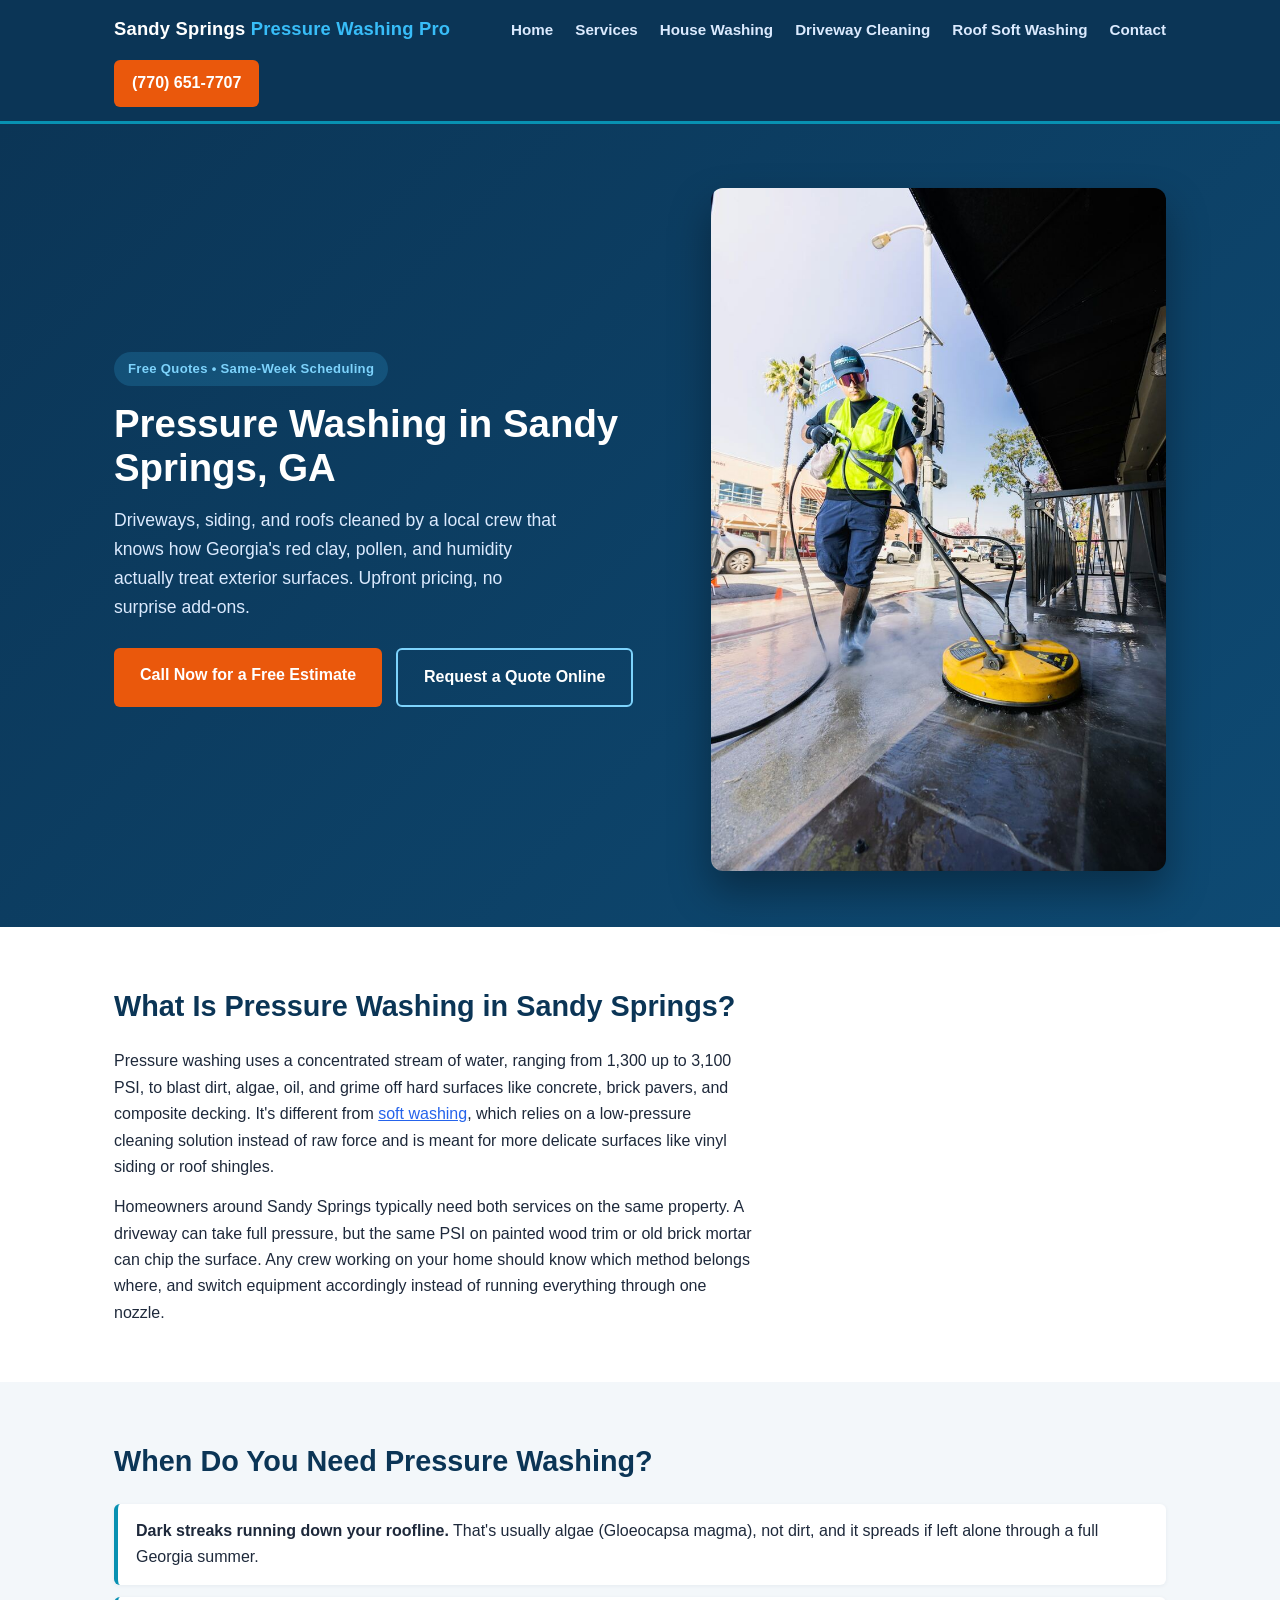
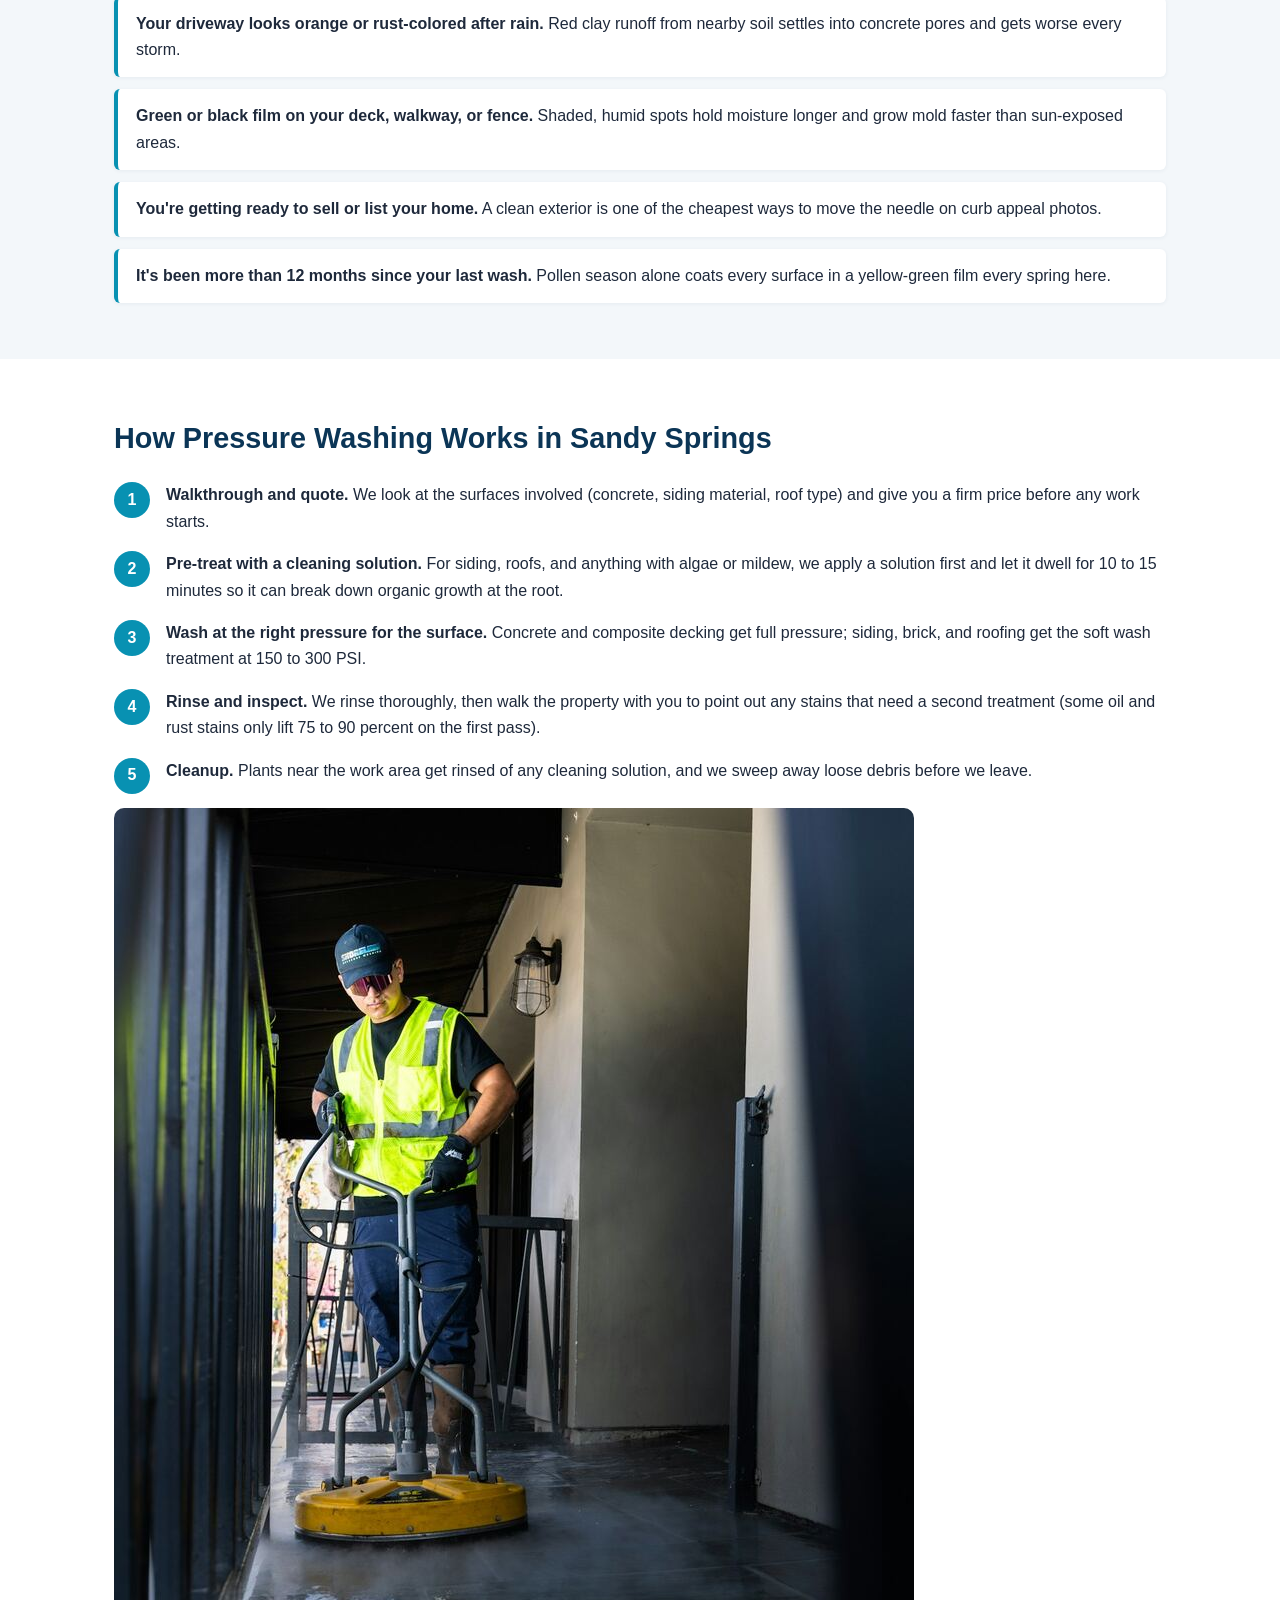
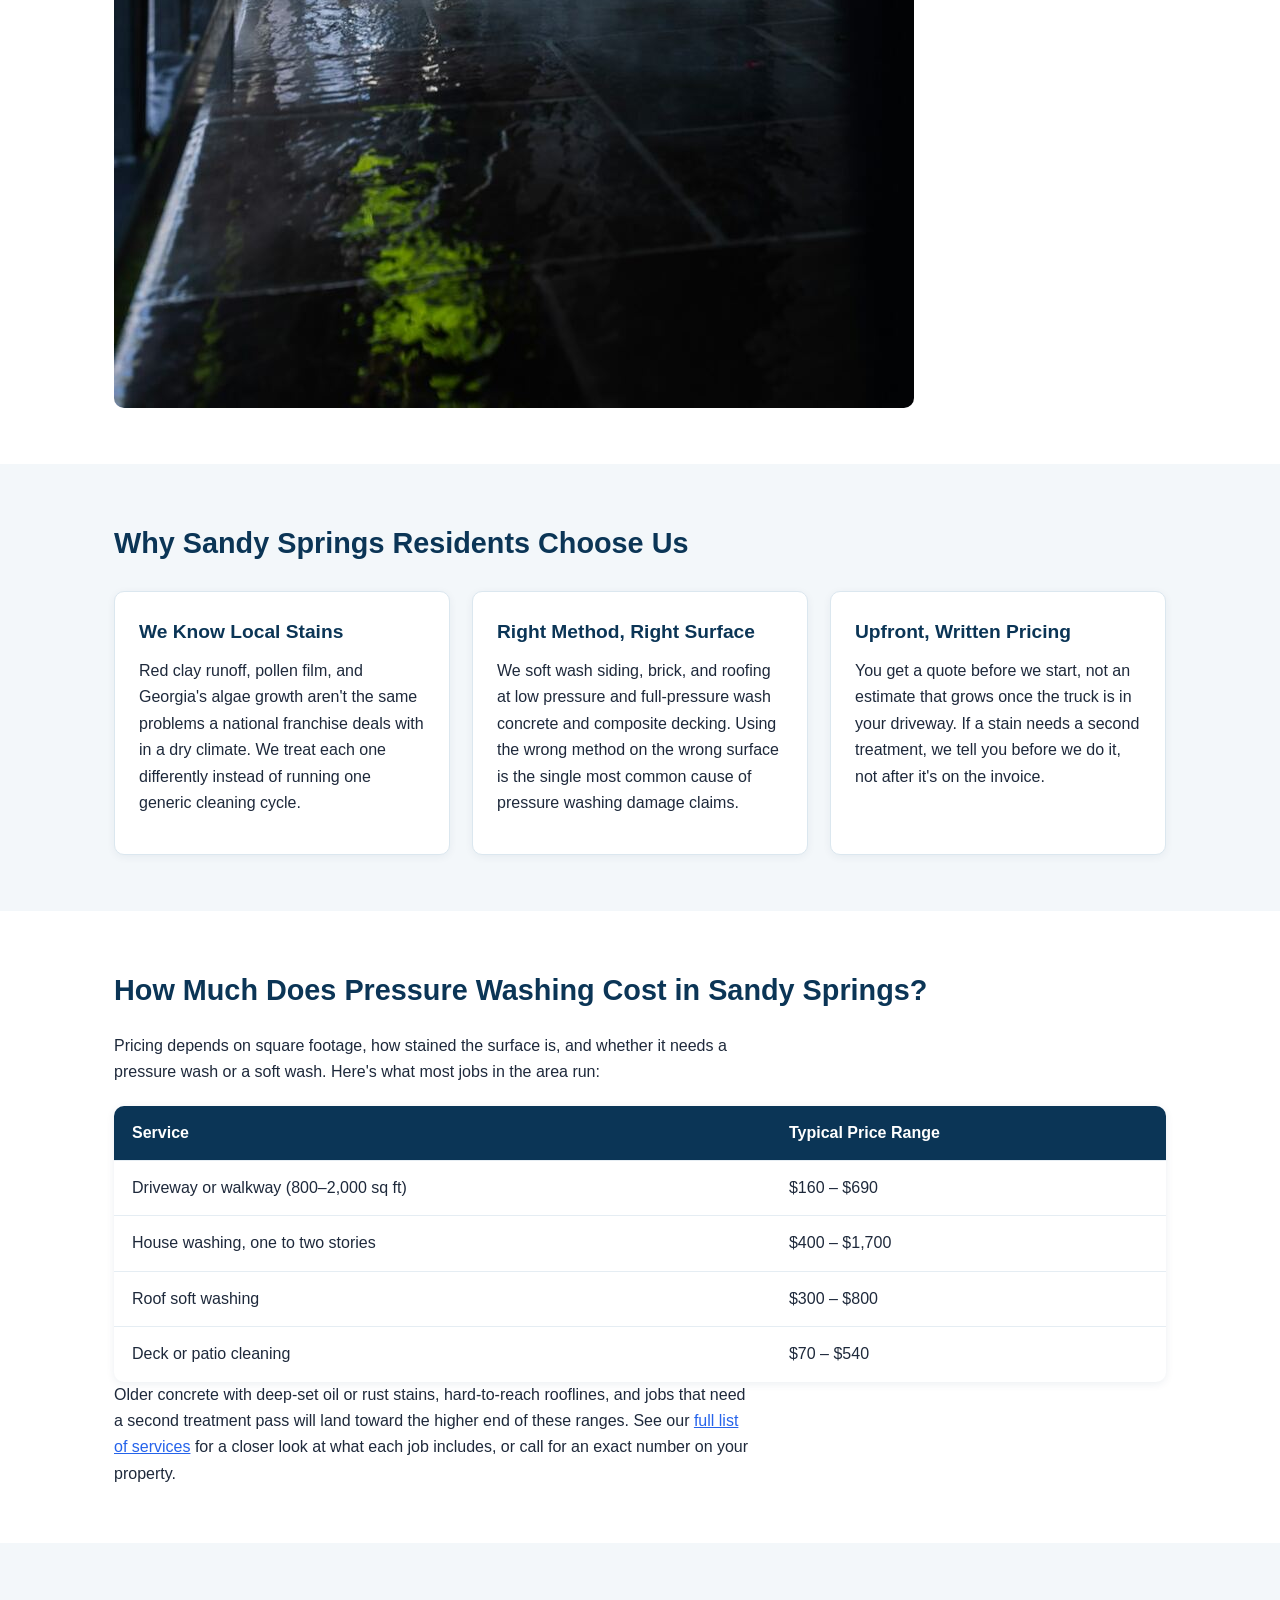
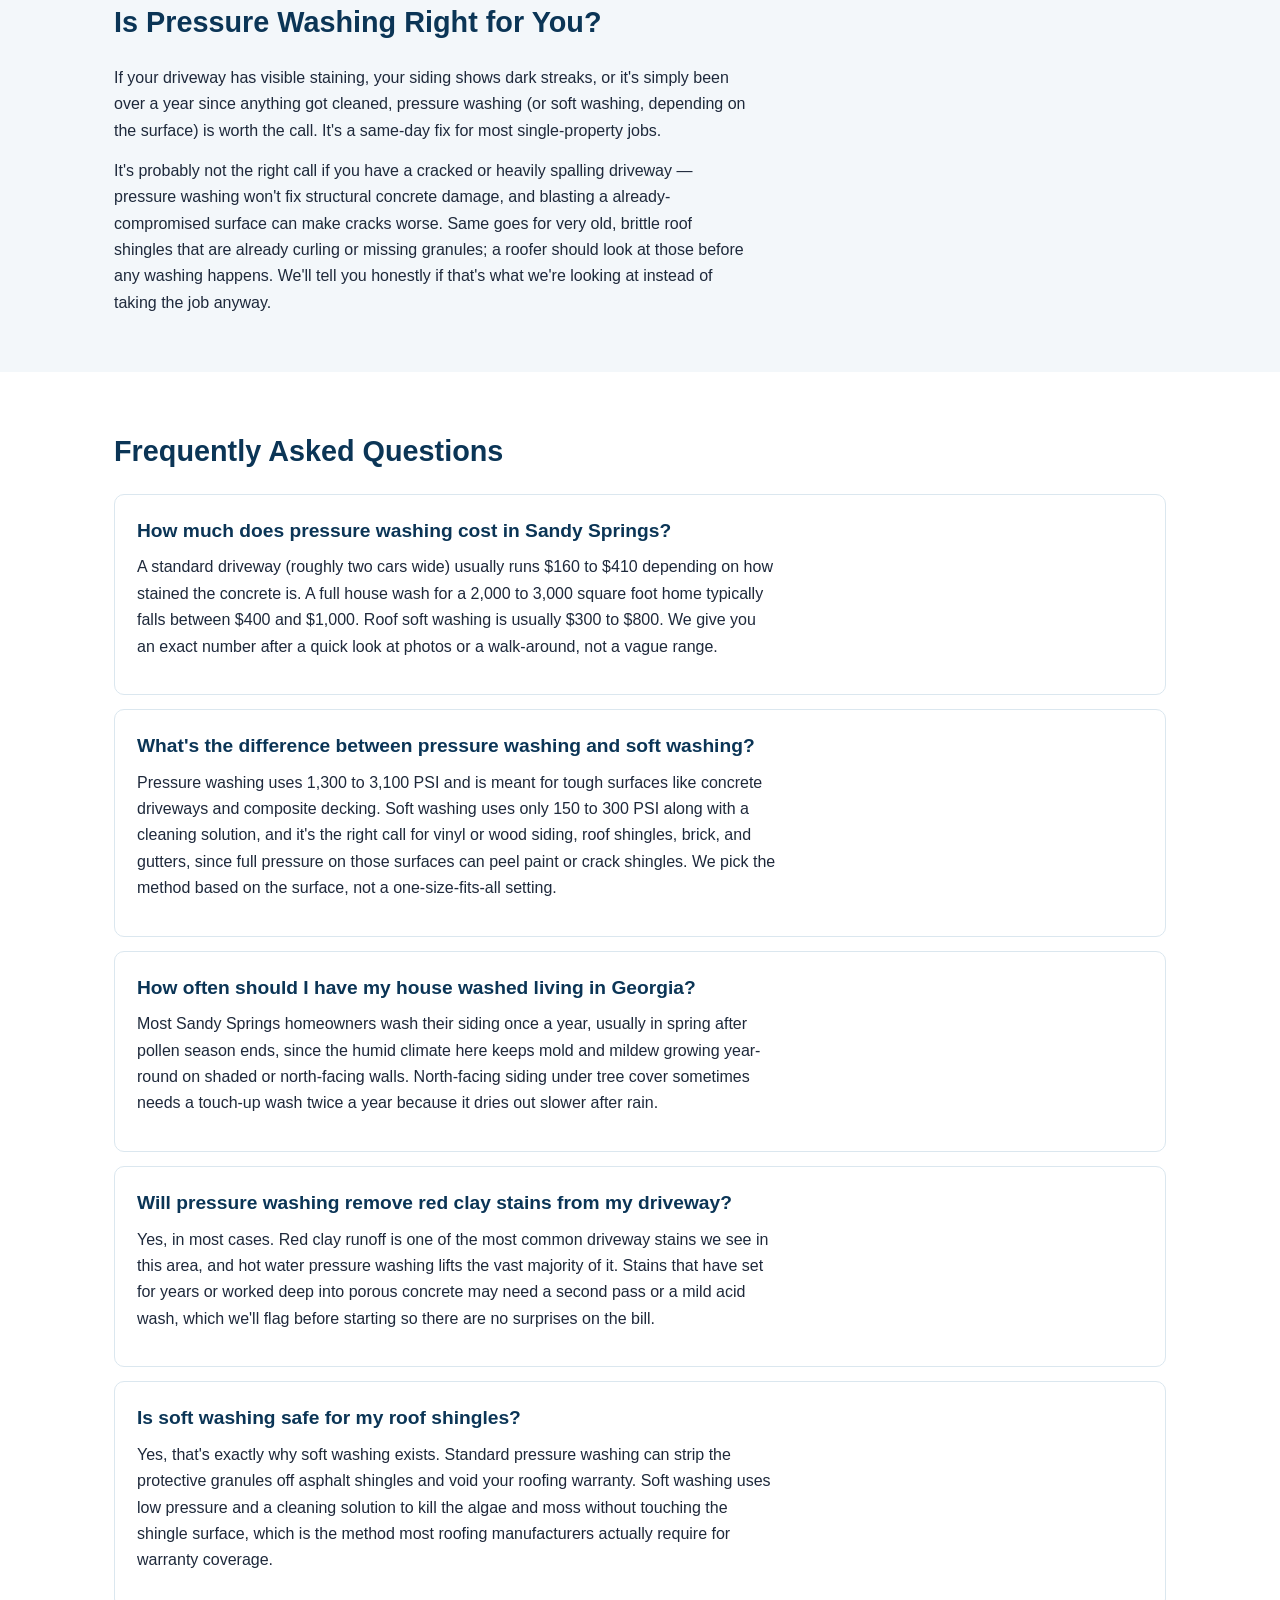
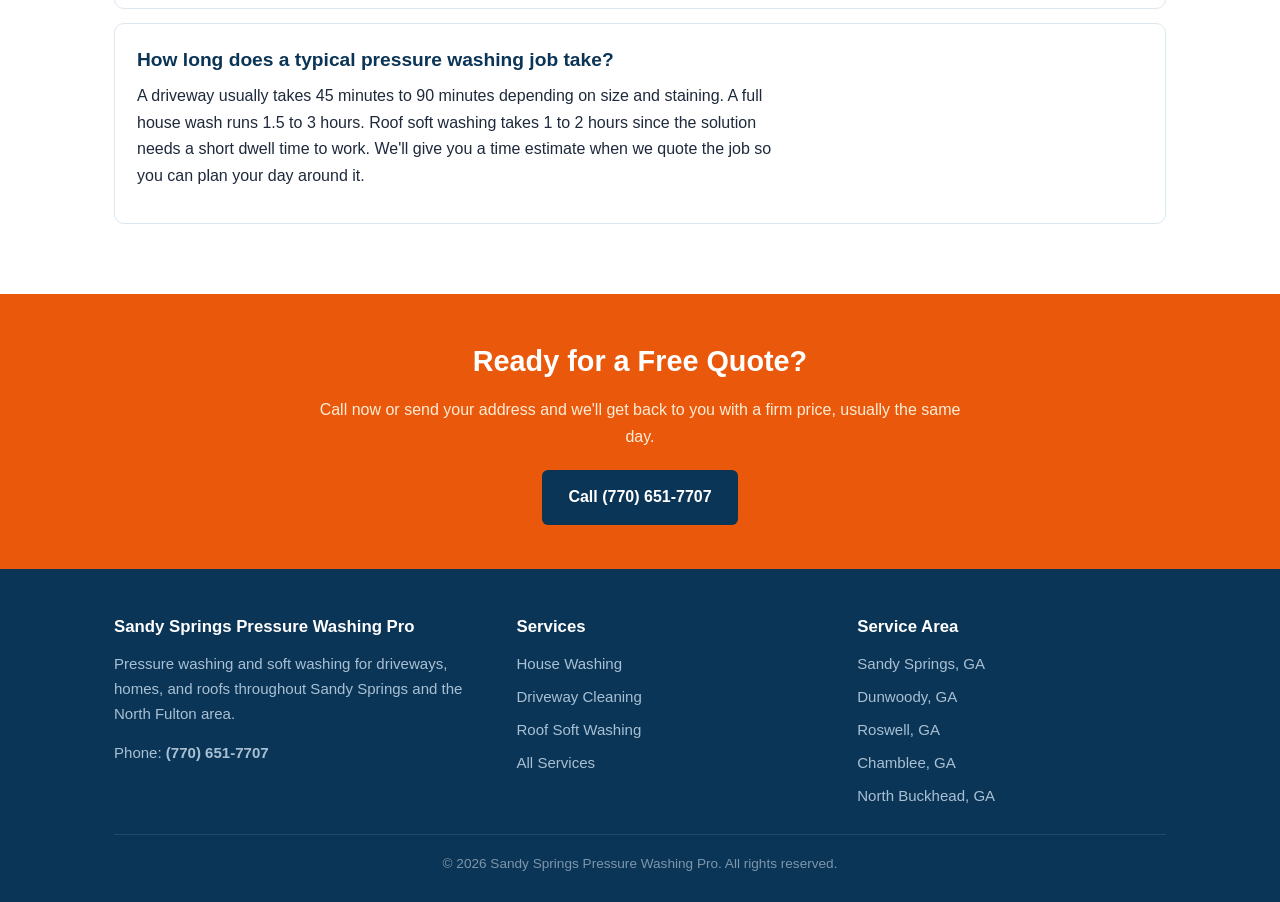
<file: index.html>
<!DOCTYPE html>
<html lang="en">
<head>
<meta charset="UTF-8">
<meta name="viewport" content="width=device-width, initial-scale=1.0">
<title>Pressure Washing in Sandy Springs, GA | Licensed &amp; Insured</title>
<meta name="description" content="Pressure washing in Sandy Springs, GA for driveways, houses, and roofs. Same-week scheduling, upfront pricing. Call (770) 651-7707 for a free quote.">
<link rel="stylesheet" href="styles.css">
<script type="application/ld+json">
{
  "@context": "https://schema.org",
  "@type": "LocalBusiness",
  "name": "Sandy Springs Pressure Washing Pro",
  "telephone": "+17706517707",
  "address": {
    "@type": "PostalAddress",
    "addressLocality": "Sandy Springs",
    "addressRegion": "GA",
    "addressCountry": "US"
  },
  "areaServed": "Sandy Springs, GA",
  "description": "Pressure washing and soft washing in Sandy Springs, GA",
  "openingHours": "Mo-Fr 08:00-18:00"
}
</script>
<script type="application/ld+json">
{
  "@context": "https://schema.org",
  "@type": "FAQPage",
  "mainEntity": [
    {
      "@type": "Question",
      "name": "How much does pressure washing cost in Sandy Springs?",
      "acceptedAnswer": { "@type": "Answer", "text": "A standard driveway (roughly two cars wide) usually runs $160 to $410 depending on how stained the concrete is. A full house wash for a 2,000 to 3,000 square foot home typically falls between $400 and $1,000. Roof soft washing is usually $300 to $800. We give you an exact number after a quick look at photos or a walk-around, not a vague range." }
    },
    {
      "@type": "Question",
      "name": "What's the difference between pressure washing and soft washing?",
      "acceptedAnswer": { "@type": "Answer", "text": "Pressure washing uses 1,300 to 3,100 PSI and is meant for tough surfaces like concrete driveways and composite decking. Soft washing uses only 150 to 300 PSI along with a cleaning solution, and it's the right call for vinyl or wood siding, roof shingles, brick, and gutters, since full pressure on those surfaces can peel paint or crack shingles. We pick the method based on the surface, not a one-size-fits-all setting." }
    },
    {
      "@type": "Question",
      "name": "How often should I have my house washed living in Georgia?",
      "acceptedAnswer": { "@type": "Answer", "text": "Most Sandy Springs homeowners wash their siding once a year, usually in spring after pollen season ends, since the humid climate here keeps mold and mildew growing year-round on shaded or north-facing walls. North-facing siding under tree cover sometimes needs a touch-up wash twice a year because it dries out slower after rain." }
    },
    {
      "@type": "Question",
      "name": "Will pressure washing remove red clay stains from my driveway?",
      "acceptedAnswer": { "@type": "Answer", "text": "Yes, in most cases. Red clay runoff is one of the most common driveway stains we see in this area, and hot water pressure washing lifts the vast majority of it. Stains that have set for years or worked deep into porous concrete may need a second pass or a mild acid wash, which we'll flag before starting so there are no surprises on the bill." }
    },
    {
      "@type": "Question",
      "name": "Is soft washing safe for my roof shingles?",
      "acceptedAnswer": { "@type": "Answer", "text": "Yes, that's exactly why soft washing exists. Standard pressure washing can strip the protective granules off asphalt shingles and void your roofing warranty. Soft washing uses low pressure and a cleaning solution to kill the algae and moss without touching the shingle surface, which is the method most roofing manufacturers actually require for warranty coverage." }
    },
    {
      "@type": "Question",
      "name": "How long does a typical pressure washing job take?",
      "acceptedAnswer": { "@type": "Answer", "text": "A driveway usually takes 45 minutes to 90 minutes depending on size and staining. A full house wash runs 1.5 to 3 hours. Roof soft washing takes 1 to 2 hours since the solution needs a short dwell time to work. We'll give you a time estimate when we quote the job so you can plan your day around it." }
    }
  ]
}
</script>
</head>
<body>

<header class="site-header">
  <div class="nav-wrap">
    <a href="/" class="logo">Sandy Springs <span>Pressure Washing Pro</span></a>
    <nav class="main-nav">
      <a href="/">Home</a>
      <a href="/services.html">Services</a>
      <a href="/house-washing-sandy-springs.html">House Washing</a>
      <a href="/driveway-cleaning-sandy-springs.html">Driveway Cleaning</a>
      <a href="/roof-soft-washing-sandy-springs.html">Roof Soft Washing</a>
      <a href="/contact.html">Contact</a>
    </nav>
    <a href="tel:+17706517707" class="nav-cta">(770) 651-7707</a>
  </div>
</header>

<section class="hero">
  <div class="container hero-grid">
    <div>
      <span class="hero-badge">Free Quotes &bull; Same-Week Scheduling</span>
      <h1>Pressure Washing in Sandy Springs, GA</h1>
      <p class="lead">Driveways, siding, and roofs cleaned by a local crew that knows how Georgia's red clay, pollen, and humidity actually treat exterior surfaces. Upfront pricing, no surprise add-ons.</p>
      <div class="cta-row">
        <a href="tel:+17706517707" class="btn btn-primary">Call Now for a Free Estimate</a>
        <a href="/contact.html" class="btn btn-secondary">Request a Quote Online</a>
      </div>
    </div>
    <div class="hero-img">
      <img src="images/hero-pressure-washing-sandy-springs.jpg" alt="Pressure washing in Sandy Springs, GA">
    </div>
  </div>
</section>

<section>
  <div class="container section-body">
    <h2>What Is Pressure Washing in Sandy Springs?</h2>
    <p>Pressure washing uses a concentrated stream of water, ranging from 1,300 up to 3,100 PSI, to blast dirt, algae, oil, and grime off hard surfaces like concrete, brick pavers, and composite decking. It's different from <a href="/house-washing-sandy-springs.html" style="color: #2563eb; text-decoration: underline;">soft washing</a>, which relies on a low-pressure cleaning solution instead of raw force and is meant for more delicate surfaces like vinyl siding or roof shingles.</p>
    <p>Homeowners around Sandy Springs typically need both services on the same property. A driveway can take full pressure, but the same PSI on painted wood trim or old brick mortar can chip the surface. Any crew working on your home should know which method belongs where, and switch equipment accordingly instead of running everything through one nozzle.</p>
  </div>
</section>

<section class="alt">
  <div class="container section-body">
    <h2>When Do You Need Pressure Washing?</h2>
    <ul class="trigger-list">
      <li><strong>Dark streaks running down your roofline.</strong> That's usually algae (Gloeocapsa magma), not dirt, and it spreads if left alone through a full Georgia summer.</li>
      <li><strong>Your driveway looks orange or rust-colored after rain.</strong> Red clay runoff from nearby soil settles into concrete pores and gets worse every storm.</li>
      <li><strong>Green or black film on your deck, walkway, or fence.</strong> Shaded, humid spots hold moisture longer and grow mold faster than sun-exposed areas.</li>
      <li><strong>You're getting ready to sell or list your home.</strong> A clean exterior is one of the cheapest ways to move the needle on curb appeal photos.</li>
      <li><strong>It's been more than 12 months since your last wash.</strong> Pollen season alone coats every surface in a yellow-green film every spring here.</li>
    </ul>
  </div>
</section>

<section>
  <div class="container section-body">
    <h2>How Pressure Washing Works in Sandy Springs</h2>
    <ol class="step-list">
      <li><strong>Walkthrough and quote.</strong> We look at the surfaces involved (concrete, siding material, roof type) and give you a firm price before any work starts.</li>
      <li><strong>Pre-treat with a cleaning solution.</strong> For siding, roofs, and anything with algae or mildew, we apply a solution first and let it dwell for 10 to 15 minutes so it can break down organic growth at the root.</li>
      <li><strong>Wash at the right pressure for the surface.</strong> Concrete and composite decking get full pressure; siding, brick, and roofing get the soft wash treatment at 150 to 300 PSI.</li>
      <li><strong>Rinse and inspect.</strong> We rinse thoroughly, then walk the property with you to point out any stains that need a second treatment (some oil and rust stains only lift 75 to 90 percent on the first pass).</li>
      <li><strong>Cleanup.</strong> Plants near the work area get rinsed of any cleaning solution, and we sweep away loose debris before we leave.</li>
    </ol>
    <img src="images/driveway-cleaning-sandy-springs.jpg" alt="Driveway cleaning in Sandy Springs, GA" style="margin-top:24px; border-radius:10px;">
  </div>
</section>

<section class="alt">
  <div class="container">
    <h2>Why Sandy Springs Residents Choose Us</h2>
    <div class="card-grid">
      <div class="card">
        <h3>We Know Local Stains</h3>
        <p>Red clay runoff, pollen film, and Georgia's algae growth aren't the same problems a national franchise deals with in a dry climate. We treat each one differently instead of running one generic cleaning cycle.</p>
      </div>
      <div class="card">
        <h3>Right Method, Right Surface</h3>
        <p>We soft wash siding, brick, and roofing at low pressure and full-pressure wash concrete and composite decking. Using the wrong method on the wrong surface is the single most common cause of pressure washing damage claims.</p>
      </div>
      <div class="card">
        <h3>Upfront, Written Pricing</h3>
        <p>You get a quote before we start, not an estimate that grows once the truck is in your driveway. If a stain needs a second treatment, we tell you before we do it, not after it's on the invoice.</p>
      </div>
    </div>
  </div>
</section>

<section>
  <div class="container section-body">
    <h2>How Much Does Pressure Washing Cost in Sandy Springs?</h2>
    <p>Pricing depends on square footage, how stained the surface is, and whether it needs a pressure wash or a soft wash. Here's what most jobs in the area run:</p>
    <table class="price-table">
      <tr><th>Service</th><th>Typical Price Range</th></tr>
      <tr><td>Driveway or walkway (800&ndash;2,000 sq ft)</td><td>$160 &ndash; $690</td></tr>
      <tr><td>House washing, one to two stories</td><td>$400 &ndash; $1,700</td></tr>
      <tr><td>Roof soft washing</td><td>$300 &ndash; $800</td></tr>
      <tr><td>Deck or patio cleaning</td><td>$70 &ndash; $540</td></tr>
    </table>
    <p>Older concrete with deep-set oil or rust stains, hard-to-reach rooflines, and jobs that need a second treatment pass will land toward the higher end of these ranges. See our <a href="/services.html" style="color: #2563eb; text-decoration: underline;">full list of services</a> for a closer look at what each job includes, or call for an exact number on your property.</p>
  </div>
</section>

<section class="alt">
  <div class="container section-body">
    <h2>Is Pressure Washing Right for You?</h2>
    <p>If your driveway has visible staining, your siding shows dark streaks, or it's simply been over a year since anything got cleaned, pressure washing (or soft washing, depending on the surface) is worth the call. It's a same-day fix for most single-property jobs.</p>
    <p>It's probably not the right call if you have a cracked or heavily spalling driveway &mdash; pressure washing won't fix structural concrete damage, and blasting a already-compromised surface can make cracks worse. Same goes for very old, brittle roof shingles that are already curling or missing granules; a roofer should look at those before any washing happens. We'll tell you honestly if that's what we're looking at instead of taking the job anyway.</p>
  </div>
</section>

<section>
  <div class="container">
    <h2>Frequently Asked Questions</h2>

    <div class="faq-item">
      <h3>How much does pressure washing cost in Sandy Springs?</h3>
      <p>A standard driveway (roughly two cars wide) usually runs $160 to $410 depending on how stained the concrete is. A full house wash for a 2,000 to 3,000 square foot home typically falls between $400 and $1,000. Roof soft washing is usually $300 to $800. We give you an exact number after a quick look at photos or a walk-around, not a vague range.</p>
    </div>

    <div class="faq-item">
      <h3>What's the difference between pressure washing and soft washing?</h3>
      <p>Pressure washing uses 1,300 to 3,100 PSI and is meant for tough surfaces like concrete driveways and composite decking. Soft washing uses only 150 to 300 PSI along with a cleaning solution, and it's the right call for vinyl or wood siding, roof shingles, brick, and gutters, since full pressure on those surfaces can peel paint or crack shingles. We pick the method based on the surface, not a one-size-fits-all setting.</p>
    </div>

    <div class="faq-item">
      <h3>How often should I have my house washed living in Georgia?</h3>
      <p>Most Sandy Springs homeowners wash their siding once a year, usually in spring after pollen season ends, since the humid climate here keeps mold and mildew growing year-round on shaded or north-facing walls. North-facing siding under tree cover sometimes needs a touch-up wash twice a year because it dries out slower after rain.</p>
    </div>

    <div class="faq-item">
      <h3>Will pressure washing remove red clay stains from my driveway?</h3>
      <p>Yes, in most cases. Red clay runoff is one of the most common driveway stains we see in this area, and hot water pressure washing lifts the vast majority of it. Stains that have set for years or worked deep into porous concrete may need a second pass or a mild acid wash, which we'll flag before starting so there are no surprises on the bill.</p>
    </div>

    <div class="faq-item">
      <h3>Is soft washing safe for my roof shingles?</h3>
      <p>Yes, that's exactly why soft washing exists. Standard pressure washing can strip the protective granules off asphalt shingles and void your roofing warranty. Soft washing uses low pressure and a cleaning solution to kill the algae and moss without touching the shingle surface, which is the method most roofing manufacturers actually require for warranty coverage.</p>
    </div>

    <div class="faq-item">
      <h3>How long does a typical pressure washing job take?</h3>
      <p>A driveway usually takes 45 minutes to 90 minutes depending on size and staining. A full house wash runs 1.5 to 3 hours. Roof soft washing takes 1 to 2 hours since the solution needs a short dwell time to work. We'll give you a time estimate when we quote the job so you can plan your day around it.</p>
    </div>
  </div>
</section>

<section class="cta-banner">
  <div class="container">
    <h2>Ready for a Free Quote?</h2>
    <p>Call now or send your address and we'll get back to you with a firm price, usually the same day.</p>
    <a href="tel:+17706517707" class="btn btn-primary">Call (770) 651-7707</a>
  </div>
</section>

<footer class="site-footer">
  <div class="container">
    <div class="footer-grid">
      <div>
        <h3>Sandy Springs Pressure Washing Pro</h3>
        <p>Pressure washing and soft washing for driveways, homes, and roofs throughout Sandy Springs and the North Fulton area.</p>
        <p>Phone: <a href="tel:+17706517707" class="tel-link">(770) 651-7707</a></p>
      </div>
      <div>
        <h3>Services</h3>
        <ul>
          <li><a href="/house-washing-sandy-springs.html">House Washing</a></li>
          <li><a href="/driveway-cleaning-sandy-springs.html">Driveway Cleaning</a></li>
          <li><a href="/roof-soft-washing-sandy-springs.html">Roof Soft Washing</a></li>
          <li><a href="/services.html">All Services</a></li>
        </ul>
      </div>
      <div>
        <h3>Service Area</h3>
        <ul>
          <li>Sandy Springs, GA</li>
          <li>Dunwoody, GA</li>
          <li>Roswell, GA</li>
          <li>Chamblee, GA</li>
          <li>North Buckhead, GA</li>
        </ul>
      </div>
    </div>
    <div class="footer-bottom">
      &copy; 2026 Sandy Springs Pressure Washing Pro. All rights reserved.
    </div>
  </div>
</footer>

</body>
</html>
</file>
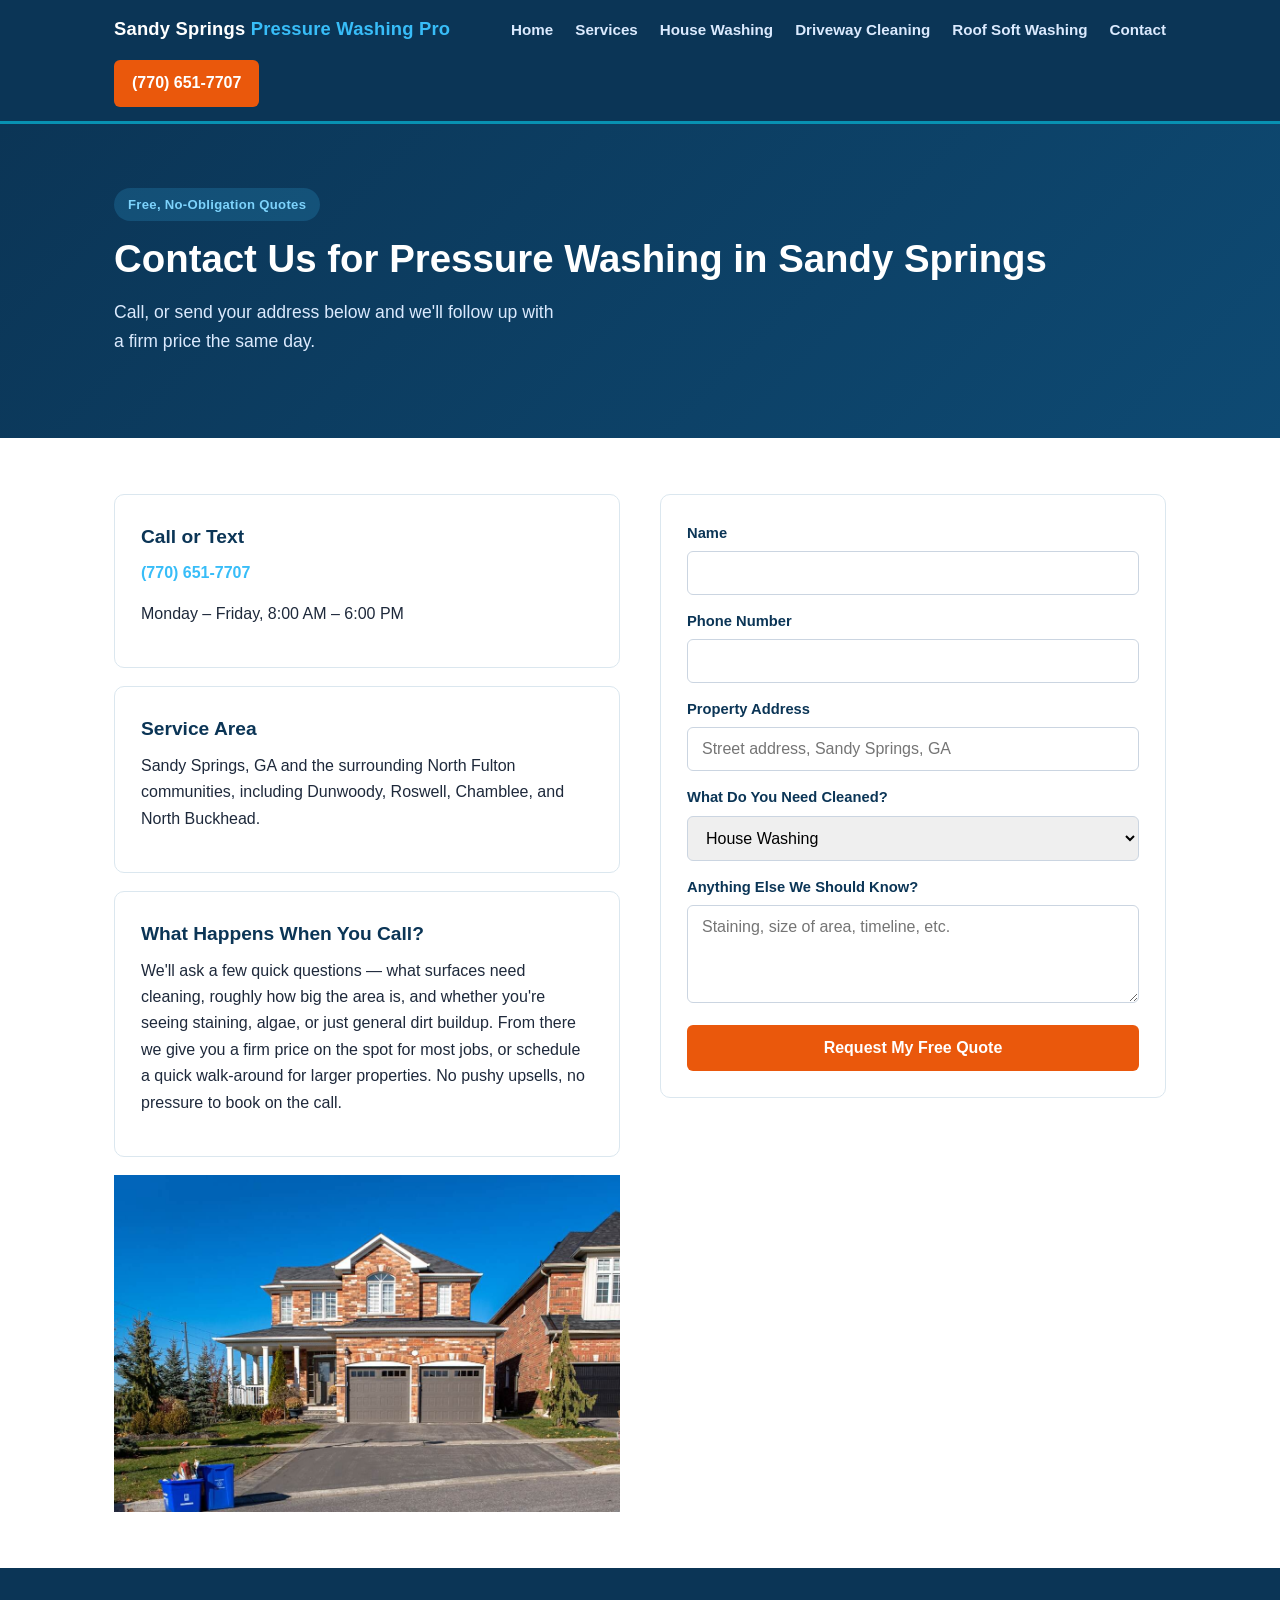
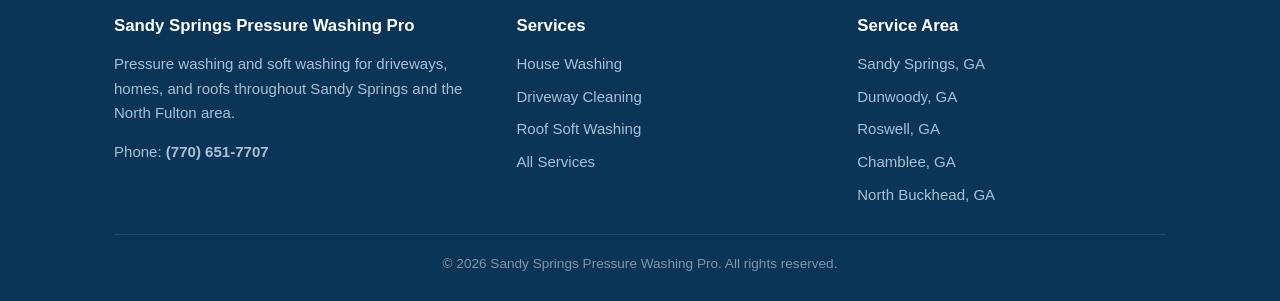
<file: contact.html>
<!DOCTYPE html>
<html lang="en">
<head>
<meta charset="UTF-8">
<meta name="viewport" content="width=device-width, initial-scale=1.0">
<title>Contact Us | Pressure Washing Sandy Springs, GA</title>
<meta name="description" content="Get a free pressure washing quote in Sandy Springs, GA. Call (770) 651-7707 or send your address and we'll follow up the same day.">
<link rel="stylesheet" href="styles.css">
<script type="application/ld+json">
{
  "@context": "https://schema.org",
  "@type": "LocalBusiness",
  "name": "Sandy Springs Pressure Washing Pro",
  "telephone": "+17706517707",
  "address": {
    "@type": "PostalAddress",
    "addressLocality": "Sandy Springs",
    "addressRegion": "GA",
    "addressCountry": "US"
  },
  "areaServed": "Sandy Springs, GA",
  "description": "Contact Sandy Springs Pressure Washing Pro for a free quote",
  "openingHours": "Mo-Fr 08:00-18:00"
}
</script>
</head>
<body>

<header class="site-header">
  <div class="nav-wrap">
    <a href="/" class="logo">Sandy Springs <span>Pressure Washing Pro</span></a>
    <nav class="main-nav">
      <a href="/">Home</a>
      <a href="/services.html">Services</a>
      <a href="/house-washing-sandy-springs.html">House Washing</a>
      <a href="/driveway-cleaning-sandy-springs.html">Driveway Cleaning</a>
      <a href="/roof-soft-washing-sandy-springs.html">Roof Soft Washing</a>
      <a href="/contact.html">Contact</a>
    </nav>
    <a href="tel:+17706517707" class="nav-cta">(770) 651-7707</a>
  </div>
</header>

<section class="hero">
  <div class="container">
    <span class="hero-badge">Free, No-Obligation Quotes</span>
    <h1>Contact Us for Pressure Washing in Sandy Springs</h1>
    <p class="lead">Call, or send your address below and we'll follow up with a firm price the same day.</p>
  </div>
</section>

<section>
  <div class="container contact-grid">
    <div>
      <div class="contact-info-box">
        <h3>Call or Text</h3>
        <p><a href="tel:+17706517707" class="tel-link">(770) 651-7707</a></p>
        <p>Monday &ndash; Friday, 8:00 AM &ndash; 6:00 PM</p>
      </div>
      <div class="contact-info-box">
        <h3>Service Area</h3>
        <p>Sandy Springs, GA and the surrounding North Fulton communities, including Dunwoody, Roswell, Chamblee, and North Buckhead.</p>
      </div>
      <div class="contact-info-box">
        <h3>What Happens When You Call?</h3>
        <p>We'll ask a few quick questions &mdash; what surfaces need cleaning, roughly how big the area is, and whether you're seeing staining, algae, or just general dirt buildup. From there we give you a firm price on the spot for most jobs, or schedule a quick walk-around for larger properties. No pushy upsells, no pressure to book on the call.</p>
      </div>
      <img src="images/pressure-washing-home-sandy-springs.jpg" alt="Pressure washing service area in Sandy Springs, GA">
    </div>

    <div>
      <form class="lead-form" action="https://formspree.io/f/xgogyjor" method="POST">
        <div>
          <label for="name">Name</label>
          <input type="text" id="name" name="name" required>
        </div>
        <div>
          <label for="phone">Phone Number</label>
          <input type="tel" id="phone" name="phone" required>
        </div>
        <div>
          <label for="address">Property Address</label>
          <input type="text" id="address" name="address" placeholder="Street address, Sandy Springs, GA">
        </div>
        <div>
          <label for="service">What Do You Need Cleaned?</label>
          <select id="service" name="service">
            <option value="House Washing">House Washing</option>
            <option value="Driveway Cleaning">Driveway / Concrete Cleaning</option>
            <option value="Roof Soft Washing">Roof Soft Washing</option>
            <option value="Deck or Patio">Deck or Patio</option>
            <option value="Gutter Cleaning">Gutter Cleaning</option>
            <option value="Not Sure">Not Sure &mdash; Need Advice</option>
          </select>
        </div>
        <div>
          <label for="message">Anything Else We Should Know?</label>
          <textarea id="message" name="message" rows="4" placeholder="Staining, size of area, timeline, etc."></textarea>
        </div>
        <input type="text" name="_gotcha" style="display:none" tabindex="-1">
        <button type="submit">Request My Free Quote</button>
      </form>
    </div>
  </div>
</section>

<footer class="site-footer">
  <div class="container">
    <div class="footer-grid">
      <div>
        <h3>Sandy Springs Pressure Washing Pro</h3>
        <p>Pressure washing and soft washing for driveways, homes, and roofs throughout Sandy Springs and the North Fulton area.</p>
        <p>Phone: <a href="tel:+17706517707" class="tel-link">(770) 651-7707</a></p>
      </div>
      <div>
        <h3>Services</h3>
        <ul>
          <li><a href="/house-washing-sandy-springs.html">House Washing</a></li>
          <li><a href="/driveway-cleaning-sandy-springs.html">Driveway Cleaning</a></li>
          <li><a href="/roof-soft-washing-sandy-springs.html">Roof Soft Washing</a></li>
          <li><a href="/services.html">All Services</a></li>
        </ul>
      </div>
      <div>
        <h3>Service Area</h3>
        <ul>
          <li>Sandy Springs, GA</li>
          <li>Dunwoody, GA</li>
          <li>Roswell, GA</li>
          <li>Chamblee, GA</li>
          <li>North Buckhead, GA</li>
        </ul>
      </div>
    </div>
    <div class="footer-bottom">
      &copy; 2026 Sandy Springs Pressure Washing Pro. All rights reserved.
    </div>
  </div>
</footer>

</body>
</html>
</file>
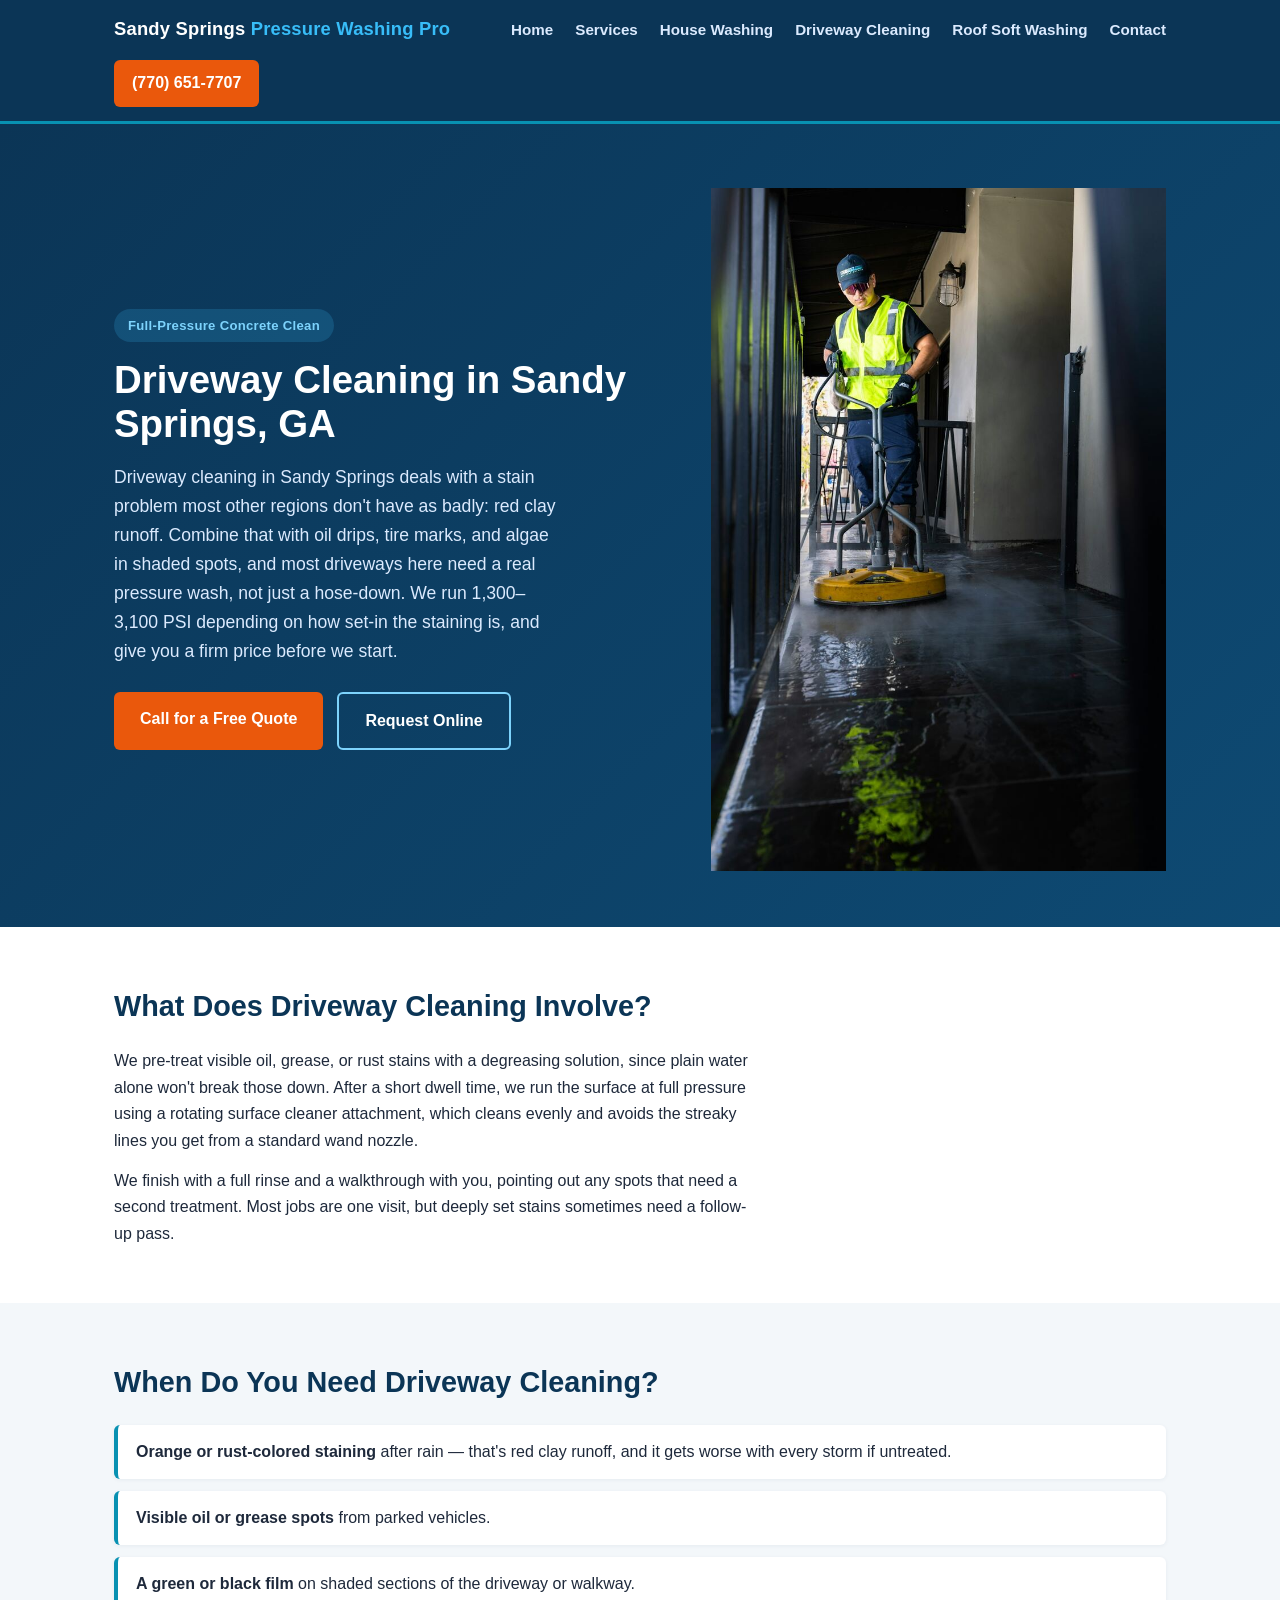
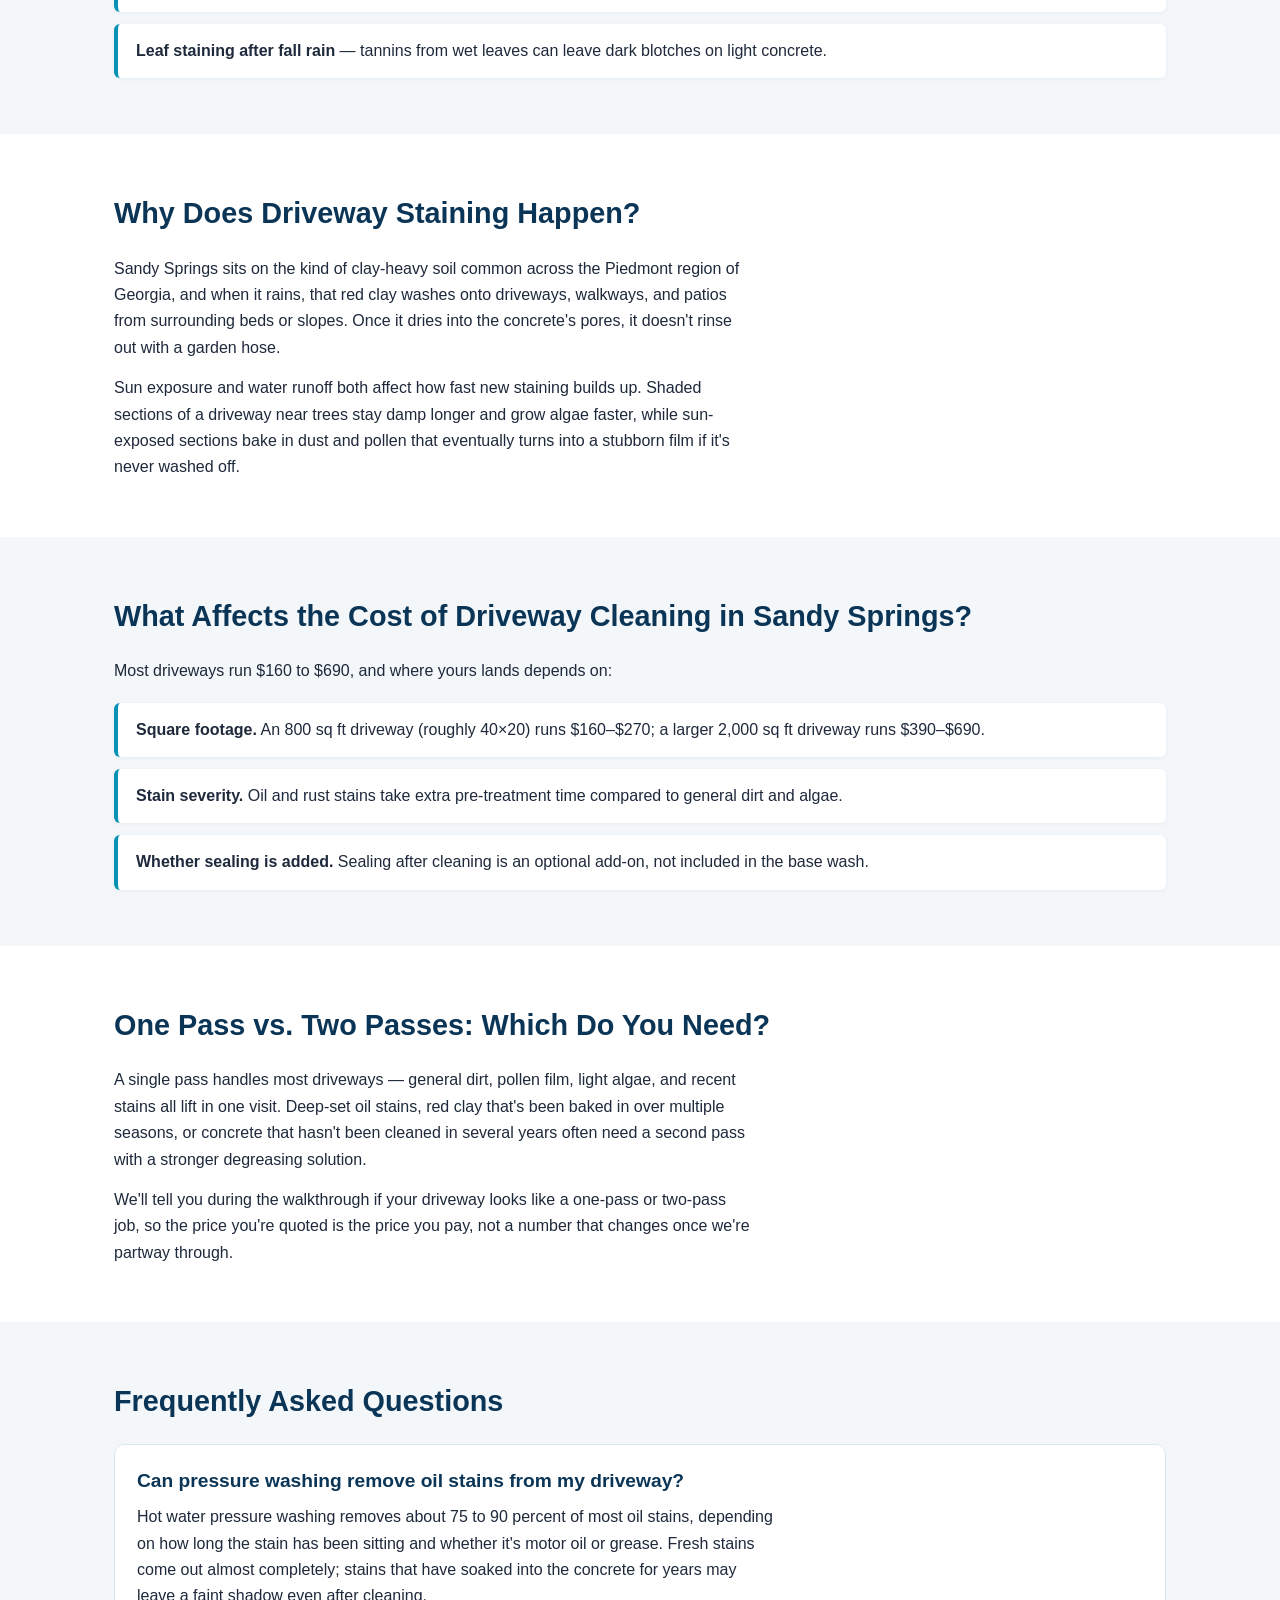
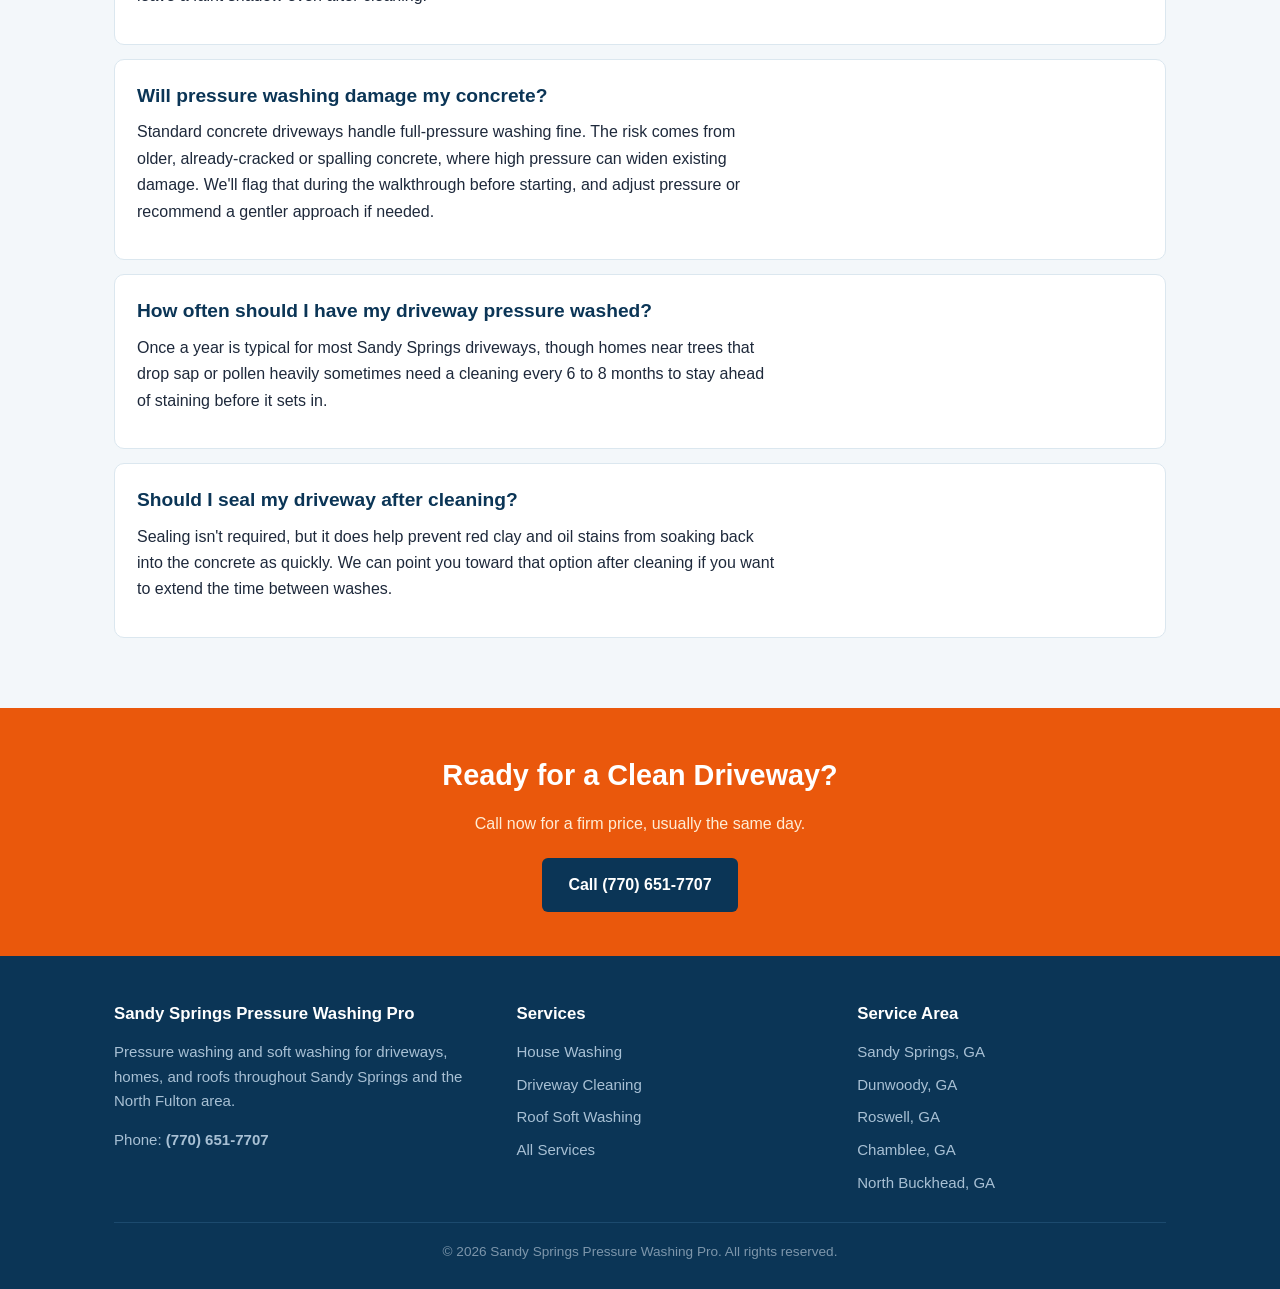
<file: driveway-cleaning-sandy-springs.html>
<!DOCTYPE html>
<html lang="en">
<head>
<meta charset="UTF-8">
<meta name="viewport" content="width=device-width, initial-scale=1.0">
<title>Driveway Cleaning in Sandy Springs, GA | Free Quotes</title>
<meta name="description" content="Driveway and concrete pressure washing in Sandy Springs, GA removes red clay, oil, and algae stains. Free quotes. Call (770) 651-7707.">
<link rel="stylesheet" href="styles.css">
<script type="application/ld+json">
{
  "@context": "https://schema.org",
  "@type": "LocalBusiness",
  "name": "Sandy Springs Pressure Washing Pro",
  "telephone": "+17706517707",
  "address": {
    "@type": "PostalAddress",
    "addressLocality": "Sandy Springs",
    "addressRegion": "GA",
    "addressCountry": "US"
  },
  "areaServed": "Sandy Springs, GA",
  "description": "Driveway and concrete cleaning in Sandy Springs, GA",
  "openingHours": "Mo-Fr 08:00-18:00"
}
</script>
<script type="application/ld+json">
{
  "@context": "https://schema.org",
  "@type": "FAQPage",
  "mainEntity": [
    {
      "@type": "Question",
      "name": "Can pressure washing remove oil stains from my driveway?",
      "acceptedAnswer": { "@type": "Answer", "text": "Hot water pressure washing removes about 75 to 90 percent of most oil stains, depending on how long the stain has been sitting and whether it's motor oil or grease. Fresh stains come out almost completely; stains that have soaked into the concrete for years may leave a faint shadow even after cleaning." }
    },
    {
      "@type": "Question",
      "name": "Will pressure washing damage my concrete?",
      "acceptedAnswer": { "@type": "Answer", "text": "Standard concrete driveways handle full-pressure washing fine. The risk comes from older, already-cracked or spalling concrete, where high pressure can widen existing damage. We'll flag that during the walkthrough before starting, and adjust pressure or recommend a gentler approach if needed." }
    },
    {
      "@type": "Question",
      "name": "How often should I have my driveway pressure washed?",
      "acceptedAnswer": { "@type": "Answer", "text": "Once a year is typical for most Sandy Springs driveways, though homes near trees that drop sap or pollen heavily sometimes need a cleaning every 6 to 8 months to stay ahead of staining before it sets in." }
    },
    {
      "@type": "Question",
      "name": "Should I seal my driveway after cleaning?",
      "acceptedAnswer": { "@type": "Answer", "text": "Sealing isn't required, but it does help prevent red clay and oil stains from soaking back into the concrete as quickly. We can point you toward that option after cleaning if you want to extend the time between washes." }
    }
  ]
}
</script>
</head>
<body>

<header class="site-header">
  <div class="nav-wrap">
    <a href="/" class="logo">Sandy Springs <span>Pressure Washing Pro</span></a>
    <nav class="main-nav">
      <a href="/">Home</a>
      <a href="/services.html">Services</a>
      <a href="/house-washing-sandy-springs.html">House Washing</a>
      <a href="/driveway-cleaning-sandy-springs.html">Driveway Cleaning</a>
      <a href="/roof-soft-washing-sandy-springs.html">Roof Soft Washing</a>
      <a href="/contact.html">Contact</a>
    </nav>
    <a href="tel:+17706517707" class="nav-cta">(770) 651-7707</a>
  </div>
</header>

<section class="hero">
  <div class="container hero-grid">
    <div>
      <span class="hero-badge">Full-Pressure Concrete Clean</span>
      <h1>Driveway Cleaning in Sandy Springs, GA</h1>
      <p class="lead">Driveway cleaning in Sandy Springs deals with a stain problem most other regions don't have as badly: red clay runoff. Combine that with oil drips, tire marks, and algae in shaded spots, and most driveways here need a real pressure wash, not just a hose-down. We run 1,300&ndash;3,100 PSI depending on how set-in the staining is, and give you a firm price before we start.</p>
      <div class="cta-row">
        <a href="tel:+17706517707" class="btn btn-primary">Call for a Free Quote</a>
        <a href="/contact.html" class="btn btn-secondary">Request Online</a>
      </div>
    </div>
    <img src="images/driveway-cleaning-sandy-springs.jpg" alt="Driveway cleaning in Sandy Springs, GA">
  </div>
</section>

<section>
  <div class="container section-body">
    <h2>What Does Driveway Cleaning Involve?</h2>
    <p>We pre-treat visible oil, grease, or rust stains with a degreasing solution, since plain water alone won't break those down. After a short dwell time, we run the surface at full pressure using a rotating surface cleaner attachment, which cleans evenly and avoids the streaky lines you get from a standard wand nozzle.</p>
    <p>We finish with a full rinse and a walkthrough with you, pointing out any spots that need a second treatment. Most jobs are one visit, but deeply set stains sometimes need a follow-up pass.</p>
  </div>
</section>

<section class="alt">
  <div class="container section-body">
    <h2>When Do You Need Driveway Cleaning?</h2>
    <ul class="trigger-list">
      <li><strong>Orange or rust-colored staining</strong> after rain &mdash; that's red clay runoff, and it gets worse with every storm if untreated.</li>
      <li><strong>Visible oil or grease spots</strong> from parked vehicles.</li>
      <li><strong>A green or black film</strong> on shaded sections of the driveway or walkway.</li>
      <li><strong>Leaf staining after fall rain</strong> &mdash; tannins from wet leaves can leave dark blotches on light concrete.</li>
    </ul>
  </div>
</section>

<section>
  <div class="container section-body">
    <h2>Why Does Driveway Staining Happen?</h2>
    <p>Sandy Springs sits on the kind of clay-heavy soil common across the Piedmont region of Georgia, and when it rains, that red clay washes onto driveways, walkways, and patios from surrounding beds or slopes. Once it dries into the concrete's pores, it doesn't rinse out with a garden hose.</p>
    <p>Sun exposure and water runoff both affect how fast new staining builds up. Shaded sections of a driveway near trees stay damp longer and grow algae faster, while sun-exposed sections bake in dust and pollen that eventually turns into a stubborn film if it's never washed off.</p>
  </div>
</section>

<section class="alt">
  <div class="container section-body">
    <h2>What Affects the Cost of Driveway Cleaning in Sandy Springs?</h2>
    <p>Most driveways run $160 to $690, and where yours lands depends on:</p>
    <ul class="trigger-list">
      <li><strong>Square footage.</strong> An 800 sq ft driveway (roughly 40&times;20) runs $160&ndash;$270; a larger 2,000 sq ft driveway runs $390&ndash;$690.</li>
      <li><strong>Stain severity.</strong> Oil and rust stains take extra pre-treatment time compared to general dirt and algae.</li>
      <li><strong>Whether sealing is added.</strong> Sealing after cleaning is an optional add-on, not included in the base wash.</li>
    </ul>
  </div>
</section>

<section>
  <div class="container section-body">
    <h2>One Pass vs. Two Passes: Which Do You Need?</h2>
    <p>A single pass handles most driveways &mdash; general dirt, pollen film, light algae, and recent stains all lift in one visit. Deep-set oil stains, red clay that's been baked in over multiple seasons, or concrete that hasn't been cleaned in several years often need a second pass with a stronger degreasing solution.</p>
    <p>We'll tell you during the walkthrough if your driveway looks like a one-pass or two-pass job, so the price you're quoted is the price you pay, not a number that changes once we're partway through.</p>
  </div>
</section>

<section class="alt">
  <div class="container">
    <h2>Frequently Asked Questions</h2>

    <div class="faq-item">
      <h3>Can pressure washing remove oil stains from my driveway?</h3>
      <p>Hot water pressure washing removes about 75 to 90 percent of most oil stains, depending on how long the stain has been sitting and whether it's motor oil or grease. Fresh stains come out almost completely; stains that have soaked into the concrete for years may leave a faint shadow even after cleaning.</p>
    </div>

    <div class="faq-item">
      <h3>Will pressure washing damage my concrete?</h3>
      <p>Standard concrete driveways handle full-pressure washing fine. The risk comes from older, already-cracked or spalling concrete, where high pressure can widen existing damage. We'll flag that during the walkthrough before starting, and adjust pressure or recommend a gentler approach if needed.</p>
    </div>

    <div class="faq-item">
      <h3>How often should I have my driveway pressure washed?</h3>
      <p>Once a year is typical for most Sandy Springs driveways, though homes near trees that drop sap or pollen heavily sometimes need a cleaning every 6 to 8 months to stay ahead of staining before it sets in.</p>
    </div>

    <div class="faq-item">
      <h3>Should I seal my driveway after cleaning?</h3>
      <p>Sealing isn't required, but it does help prevent red clay and oil stains from soaking back into the concrete as quickly. We can point you toward that option after cleaning if you want to extend the time between washes.</p>
    </div>
  </div>
</section>

<section class="cta-banner">
  <div class="container">
    <h2>Ready for a Clean Driveway?</h2>
    <p>Call now for a firm price, usually the same day.</p>
    <a href="tel:+17706517707" class="btn btn-primary">Call (770) 651-7707</a>
  </div>
</section>

<footer class="site-footer">
  <div class="container">
    <div class="footer-grid">
      <div>
        <h3>Sandy Springs Pressure Washing Pro</h3>
        <p>Pressure washing and soft washing for driveways, homes, and roofs throughout Sandy Springs and the North Fulton area.</p>
        <p>Phone: <a href="tel:+17706517707" class="tel-link">(770) 651-7707</a></p>
      </div>
      <div>
        <h3>Services</h3>
        <ul>
          <li><a href="/house-washing-sandy-springs.html">House Washing</a></li>
          <li><a href="/driveway-cleaning-sandy-springs.html">Driveway Cleaning</a></li>
          <li><a href="/roof-soft-washing-sandy-springs.html">Roof Soft Washing</a></li>
          <li><a href="/services.html">All Services</a></li>
        </ul>
      </div>
      <div>
        <h3>Service Area</h3>
        <ul>
          <li>Sandy Springs, GA</li>
          <li>Dunwoody, GA</li>
          <li>Roswell, GA</li>
          <li>Chamblee, GA</li>
          <li>North Buckhead, GA</li>
        </ul>
      </div>
    </div>
    <div class="footer-bottom">
      &copy; 2026 Sandy Springs Pressure Washing Pro. All rights reserved.
    </div>
  </div>
</footer>

</body>
</html>
</file>
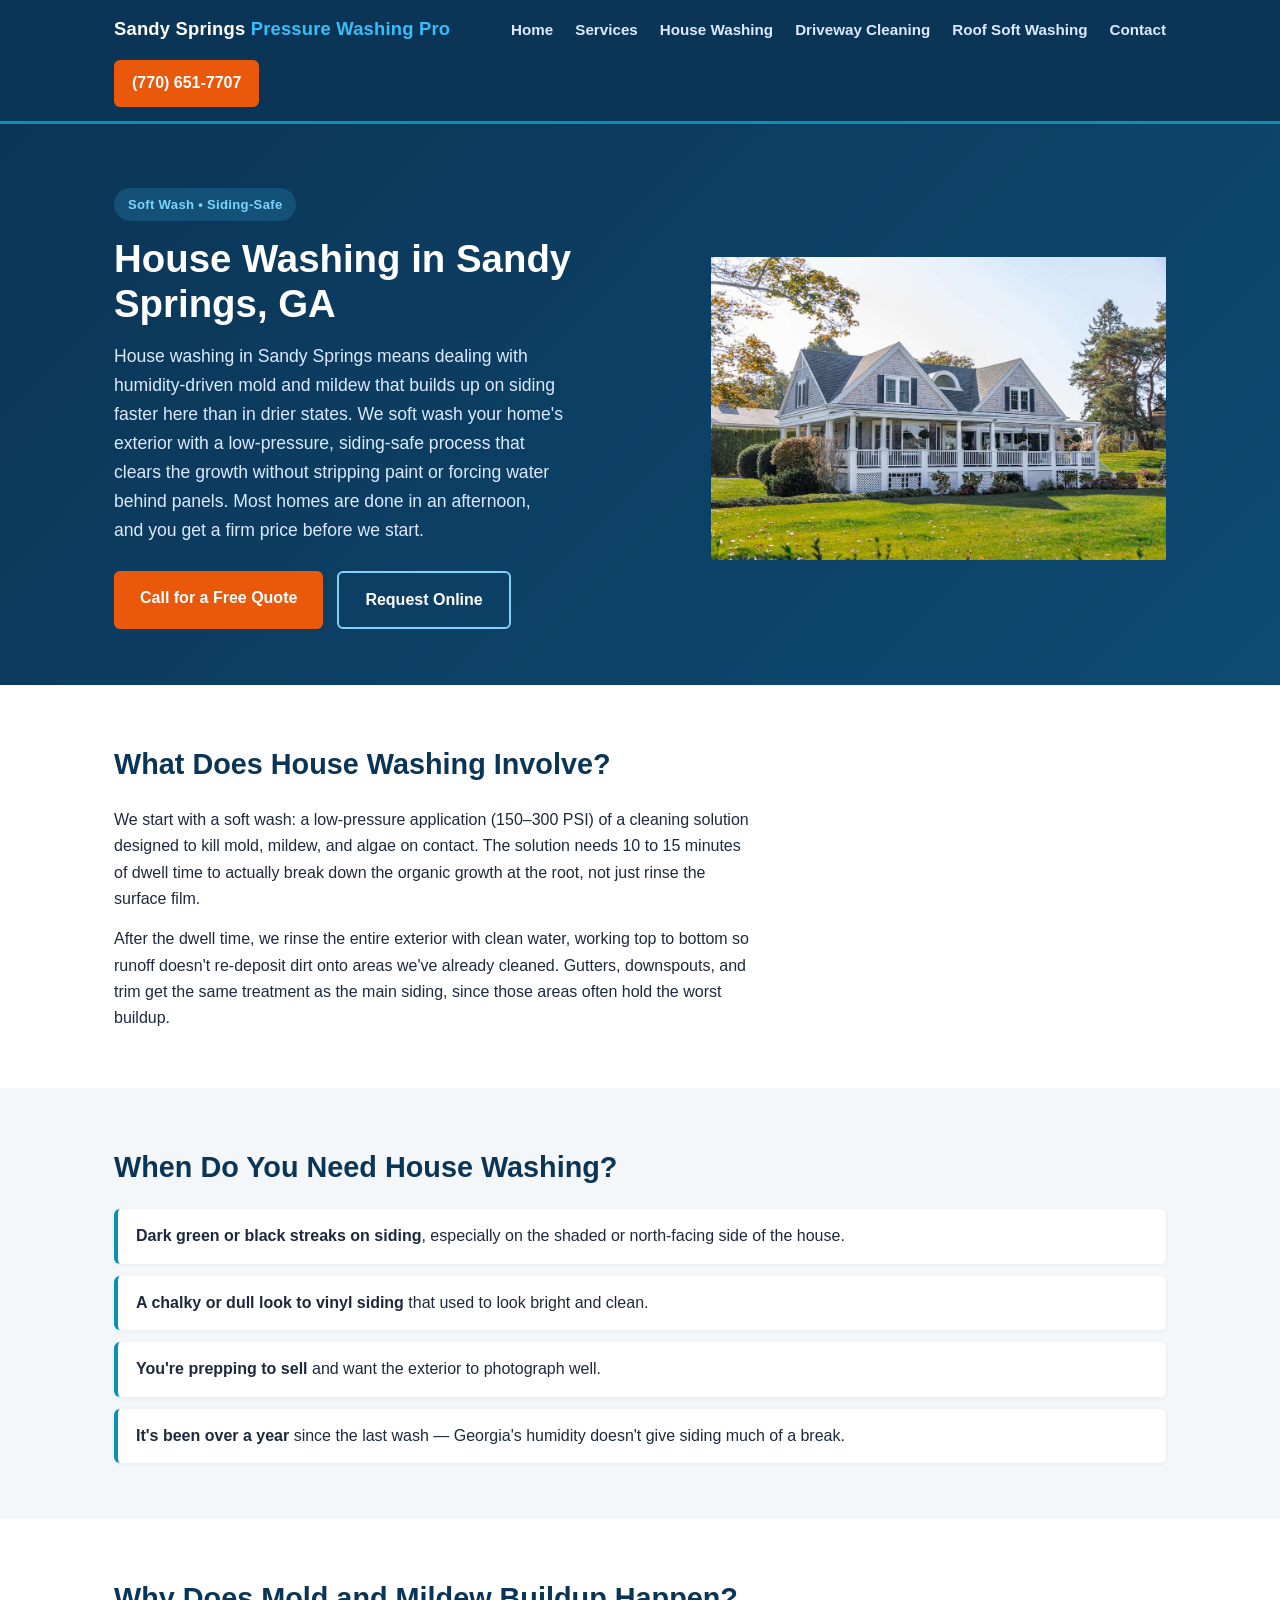
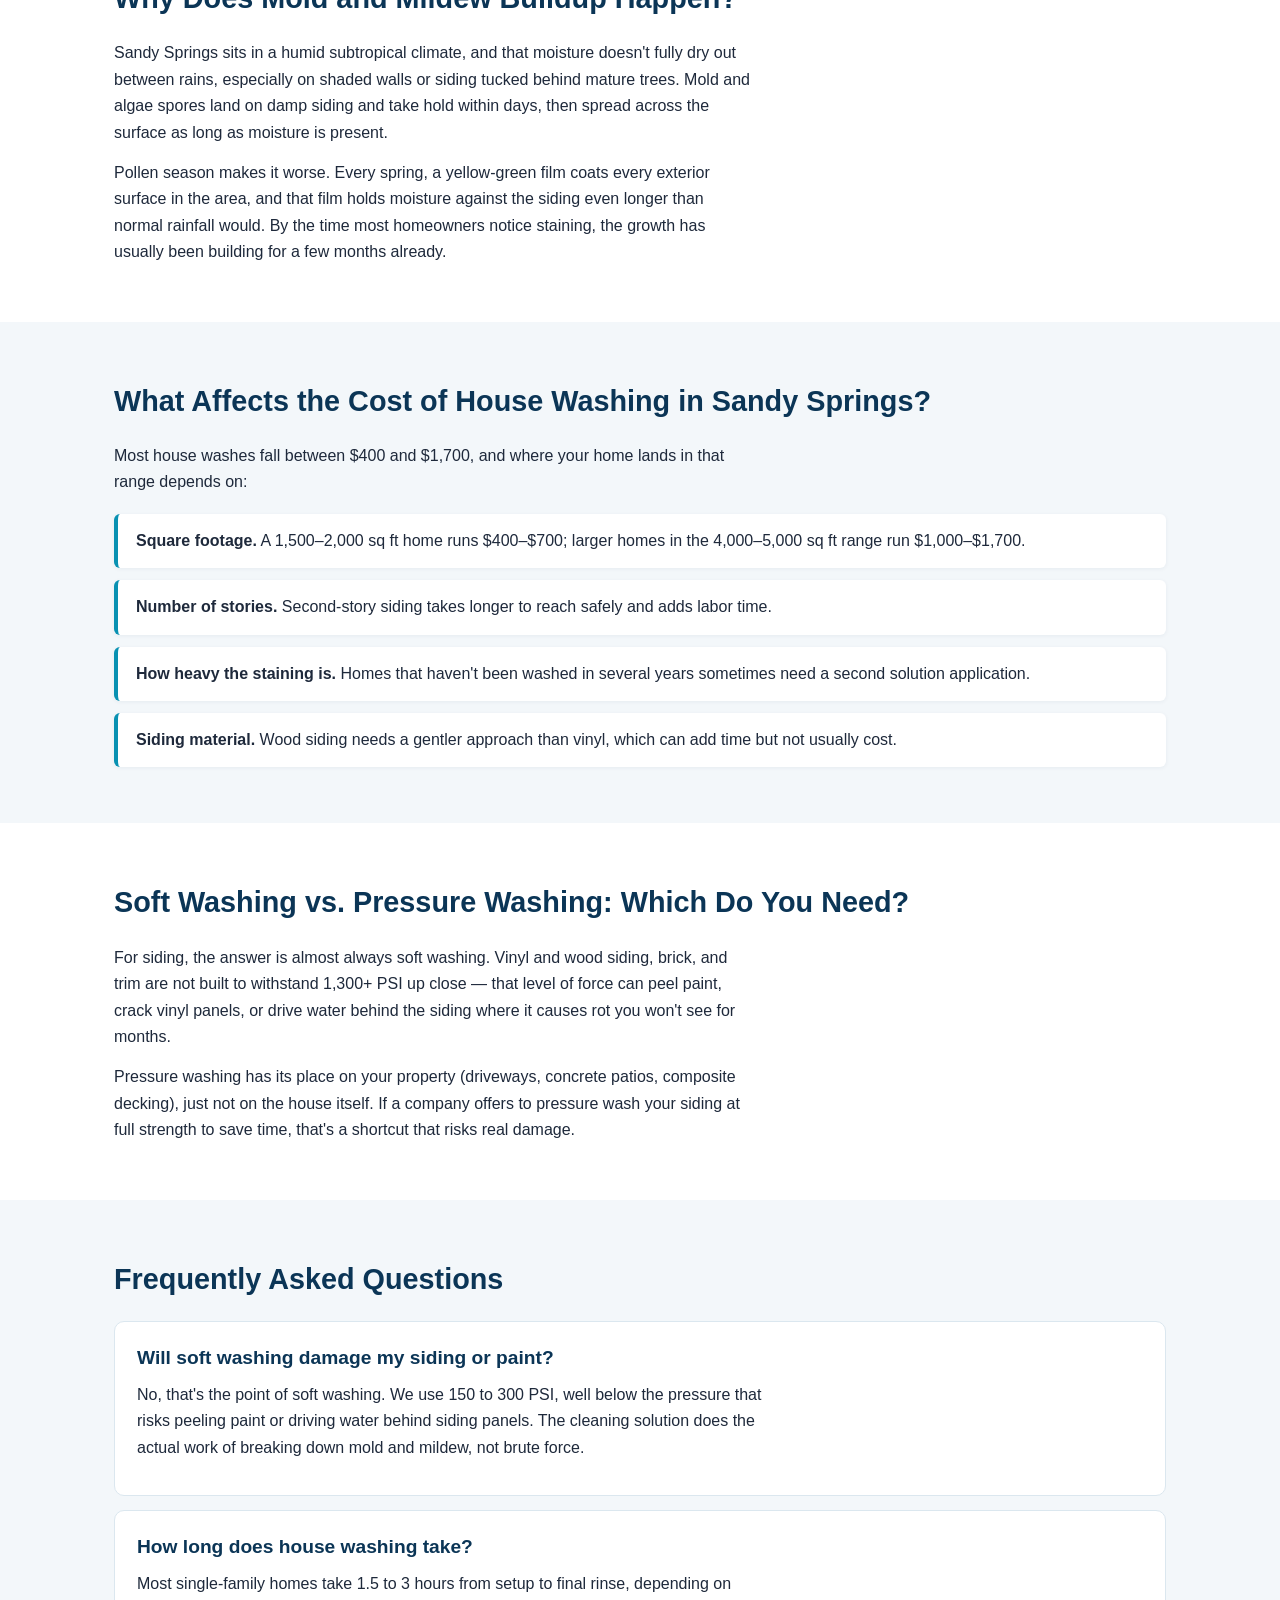
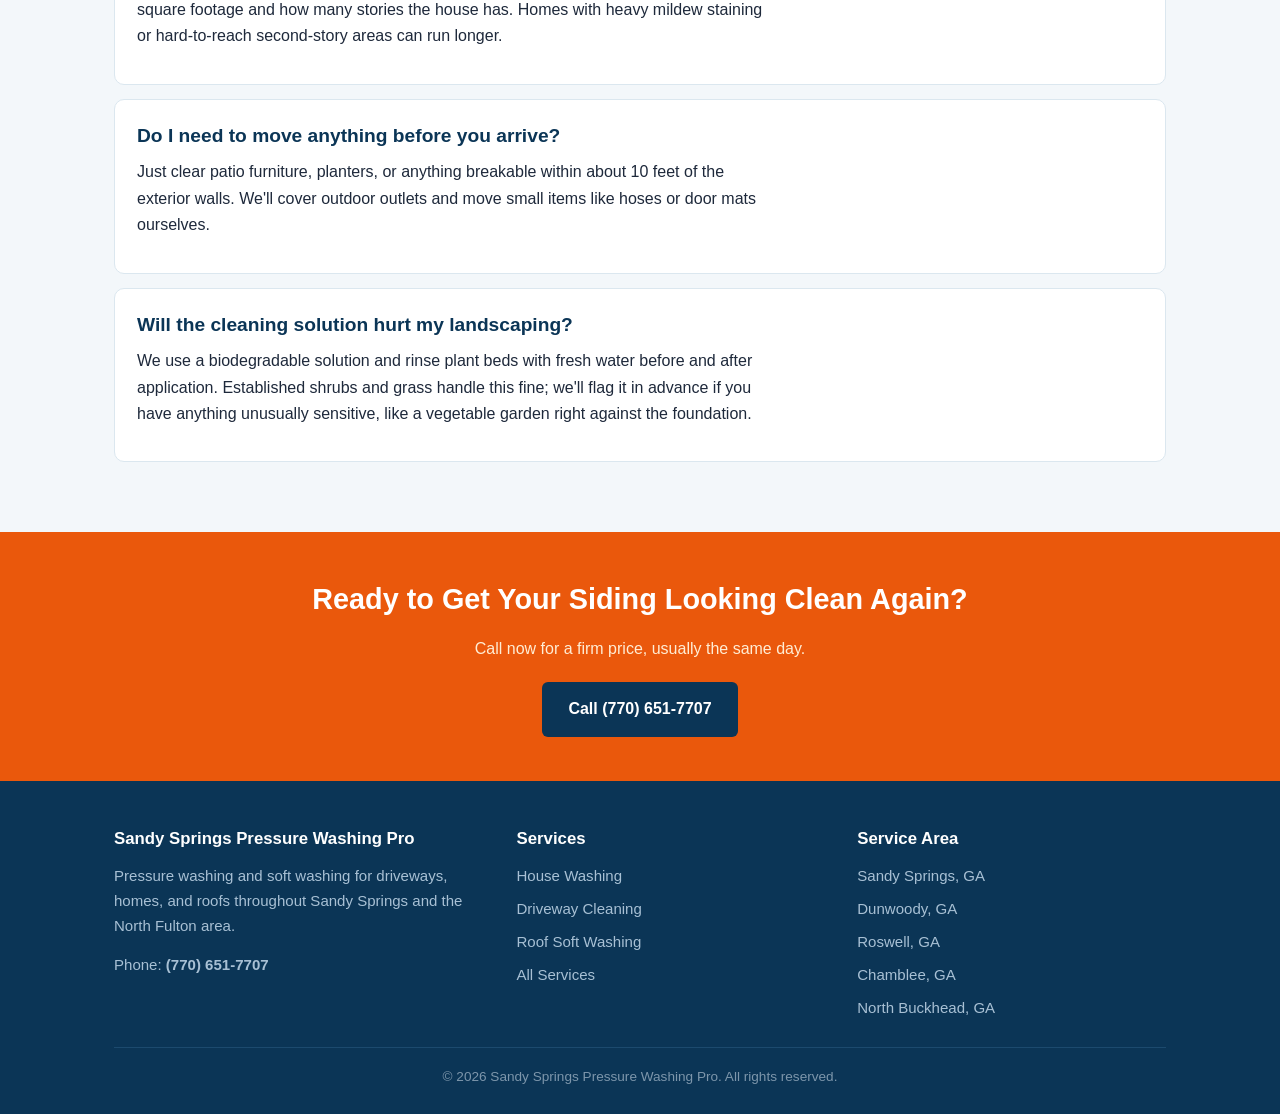
<file: house-washing-sandy-springs.html>
<!DOCTYPE html>
<html lang="en">
<head>
<meta charset="UTF-8">
<meta name="viewport" content="width=device-width, initial-scale=1.0">
<title>House Washing in Sandy Springs, GA | Soft Wash Siding</title>
<meta name="description" content="Soft wash house washing in Sandy Springs, GA removes mold, mildew, and algae without damaging siding. Free quotes. Call (770) 651-7707.">
<link rel="stylesheet" href="styles.css">
<script type="application/ld+json">
{
  "@context": "https://schema.org",
  "@type": "LocalBusiness",
  "name": "Sandy Springs Pressure Washing Pro",
  "telephone": "+17706517707",
  "address": {
    "@type": "PostalAddress",
    "addressLocality": "Sandy Springs",
    "addressRegion": "GA",
    "addressCountry": "US"
  },
  "areaServed": "Sandy Springs, GA",
  "description": "House washing in Sandy Springs, GA",
  "openingHours": "Mo-Fr 08:00-18:00"
}
</script>
<script type="application/ld+json">
{
  "@context": "https://schema.org",
  "@type": "FAQPage",
  "mainEntity": [
    {
      "@type": "Question",
      "name": "Will soft washing damage my siding or paint?",
      "acceptedAnswer": { "@type": "Answer", "text": "No, that's the point of soft washing. We use 150 to 300 PSI, well below the pressure that risks peeling paint or driving water behind siding panels. The cleaning solution does the actual work of breaking down mold and mildew, not brute force." }
    },
    {
      "@type": "Question",
      "name": "How long does house washing take?",
      "acceptedAnswer": { "@type": "Answer", "text": "Most single-family homes take 1.5 to 3 hours from setup to final rinse, depending on square footage and how many stories the house has. Homes with heavy mildew staining or hard-to-reach second-story areas can run longer." }
    },
    {
      "@type": "Question",
      "name": "Do I need to move anything before you arrive?",
      "acceptedAnswer": { "@type": "Answer", "text": "Just clear patio furniture, planters, or anything breakable within about 10 feet of the exterior walls. We'll cover outdoor outlets and move small items like hoses or door mats ourselves." }
    },
    {
      "@type": "Question",
      "name": "Will the cleaning solution hurt my landscaping?",
      "acceptedAnswer": { "@type": "Answer", "text": "We use a biodegradable solution and rinse plant beds with fresh water before and after application. Established shrubs and grass handle this fine; we'll flag it in advance if you have anything unusually sensitive, like a vegetable garden right against the foundation." }
    }
  ]
}
</script>
</head>
<body>

<header class="site-header">
  <div class="nav-wrap">
    <a href="/" class="logo">Sandy Springs <span>Pressure Washing Pro</span></a>
    <nav class="main-nav">
      <a href="/">Home</a>
      <a href="/services.html">Services</a>
      <a href="/house-washing-sandy-springs.html">House Washing</a>
      <a href="/driveway-cleaning-sandy-springs.html">Driveway Cleaning</a>
      <a href="/roof-soft-washing-sandy-springs.html">Roof Soft Washing</a>
      <a href="/contact.html">Contact</a>
    </nav>
    <a href="tel:+17706517707" class="nav-cta">(770) 651-7707</a>
  </div>
</header>

<section class="hero">
  <div class="container hero-grid">
    <div>
      <span class="hero-badge">Soft Wash &bull; Siding-Safe</span>
      <h1>House Washing in Sandy Springs, GA</h1>
      <p class="lead">House washing in Sandy Springs means dealing with humidity-driven mold and mildew that builds up on siding faster here than in drier states. We soft wash your home's exterior with a low-pressure, siding-safe process that clears the growth without stripping paint or forcing water behind panels. Most homes are done in an afternoon, and you get a firm price before we start.</p>
      <div class="cta-row">
        <a href="tel:+17706517707" class="btn btn-primary">Call for a Free Quote</a>
        <a href="/contact.html" class="btn btn-secondary">Request Online</a>
      </div>
    </div>
    <img src="images/house-washing-sandy-springs.jpg" alt="House washing in Sandy Springs, GA">
  </div>
</section>

<section>
  <div class="container section-body">
    <h2>What Does House Washing Involve?</h2>
    <p>We start with a soft wash: a low-pressure application (150&ndash;300 PSI) of a cleaning solution designed to kill mold, mildew, and algae on contact. The solution needs 10 to 15 minutes of dwell time to actually break down the organic growth at the root, not just rinse the surface film.</p>
    <p>After the dwell time, we rinse the entire exterior with clean water, working top to bottom so runoff doesn't re-deposit dirt onto areas we've already cleaned. Gutters, downspouts, and trim get the same treatment as the main siding, since those areas often hold the worst buildup.</p>
  </div>
</section>

<section class="alt">
  <div class="container section-body">
    <h2>When Do You Need House Washing?</h2>
    <ul class="trigger-list">
      <li><strong>Dark green or black streaks on siding</strong>, especially on the shaded or north-facing side of the house.</li>
      <li><strong>A chalky or dull look to vinyl siding</strong> that used to look bright and clean.</li>
      <li><strong>You're prepping to sell</strong> and want the exterior to photograph well.</li>
      <li><strong>It's been over a year</strong> since the last wash &mdash; Georgia's humidity doesn't give siding much of a break.</li>
    </ul>
  </div>
</section>

<section>
  <div class="container section-body">
    <h2>Why Does Mold and Mildew Buildup Happen?</h2>
    <p>Sandy Springs sits in a humid subtropical climate, and that moisture doesn't fully dry out between rains, especially on shaded walls or siding tucked behind mature trees. Mold and algae spores land on damp siding and take hold within days, then spread across the surface as long as moisture is present.</p>
    <p>Pollen season makes it worse. Every spring, a yellow-green film coats every exterior surface in the area, and that film holds moisture against the siding even longer than normal rainfall would. By the time most homeowners notice staining, the growth has usually been building for a few months already.</p>
  </div>
</section>

<section class="alt">
  <div class="container section-body">
    <h2>What Affects the Cost of House Washing in Sandy Springs?</h2>
    <p>Most house washes fall between $400 and $1,700, and where your home lands in that range depends on:</p>
    <ul class="trigger-list">
      <li><strong>Square footage.</strong> A 1,500&ndash;2,000 sq ft home runs $400&ndash;$700; larger homes in the 4,000&ndash;5,000 sq ft range run $1,000&ndash;$1,700.</li>
      <li><strong>Number of stories.</strong> Second-story siding takes longer to reach safely and adds labor time.</li>
      <li><strong>How heavy the staining is.</strong> Homes that haven't been washed in several years sometimes need a second solution application.</li>
      <li><strong>Siding material.</strong> Wood siding needs a gentler approach than vinyl, which can add time but not usually cost.</li>
    </ul>
  </div>
</section>

<section>
  <div class="container section-body">
    <h2>Soft Washing vs. Pressure Washing: Which Do You Need?</h2>
    <p>For siding, the answer is almost always soft washing. Vinyl and wood siding, brick, and trim are not built to withstand 1,300+ PSI up close &mdash; that level of force can peel paint, crack vinyl panels, or drive water behind the siding where it causes rot you won't see for months.</p>
    <p>Pressure washing has its place on your property (driveways, concrete patios, composite decking), just not on the house itself. If a company offers to pressure wash your siding at full strength to save time, that's a shortcut that risks real damage.</p>
  </div>
</section>

<section class="alt">
  <div class="container">
    <h2>Frequently Asked Questions</h2>

    <div class="faq-item">
      <h3>Will soft washing damage my siding or paint?</h3>
      <p>No, that's the point of soft washing. We use 150 to 300 PSI, well below the pressure that risks peeling paint or driving water behind siding panels. The cleaning solution does the actual work of breaking down mold and mildew, not brute force.</p>
    </div>

    <div class="faq-item">
      <h3>How long does house washing take?</h3>
      <p>Most single-family homes take 1.5 to 3 hours from setup to final rinse, depending on square footage and how many stories the house has. Homes with heavy mildew staining or hard-to-reach second-story areas can run longer.</p>
    </div>

    <div class="faq-item">
      <h3>Do I need to move anything before you arrive?</h3>
      <p>Just clear patio furniture, planters, or anything breakable within about 10 feet of the exterior walls. We'll cover outdoor outlets and move small items like hoses or door mats ourselves.</p>
    </div>

    <div class="faq-item">
      <h3>Will the cleaning solution hurt my landscaping?</h3>
      <p>We use a biodegradable solution and rinse plant beds with fresh water before and after application. Established shrubs and grass handle this fine; we'll flag it in advance if you have anything unusually sensitive, like a vegetable garden right against the foundation.</p>
    </div>
  </div>
</section>

<section class="cta-banner">
  <div class="container">
    <h2>Ready to Get Your Siding Looking Clean Again?</h2>
    <p>Call now for a firm price, usually the same day.</p>
    <a href="tel:+17706517707" class="btn btn-primary">Call (770) 651-7707</a>
  </div>
</section>

<footer class="site-footer">
  <div class="container">
    <div class="footer-grid">
      <div>
        <h3>Sandy Springs Pressure Washing Pro</h3>
        <p>Pressure washing and soft washing for driveways, homes, and roofs throughout Sandy Springs and the North Fulton area.</p>
        <p>Phone: <a href="tel:+17706517707" class="tel-link">(770) 651-7707</a></p>
      </div>
      <div>
        <h3>Services</h3>
        <ul>
          <li><a href="/house-washing-sandy-springs.html">House Washing</a></li>
          <li><a href="/driveway-cleaning-sandy-springs.html">Driveway Cleaning</a></li>
          <li><a href="/roof-soft-washing-sandy-springs.html">Roof Soft Washing</a></li>
          <li><a href="/services.html">All Services</a></li>
        </ul>
      </div>
      <div>
        <h3>Service Area</h3>
        <ul>
          <li>Sandy Springs, GA</li>
          <li>Dunwoody, GA</li>
          <li>Roswell, GA</li>
          <li>Chamblee, GA</li>
          <li>North Buckhead, GA</li>
        </ul>
      </div>
    </div>
    <div class="footer-bottom">
      &copy; 2026 Sandy Springs Pressure Washing Pro. All rights reserved.
    </div>
  </div>
</footer>

</body>
</html>
</file>
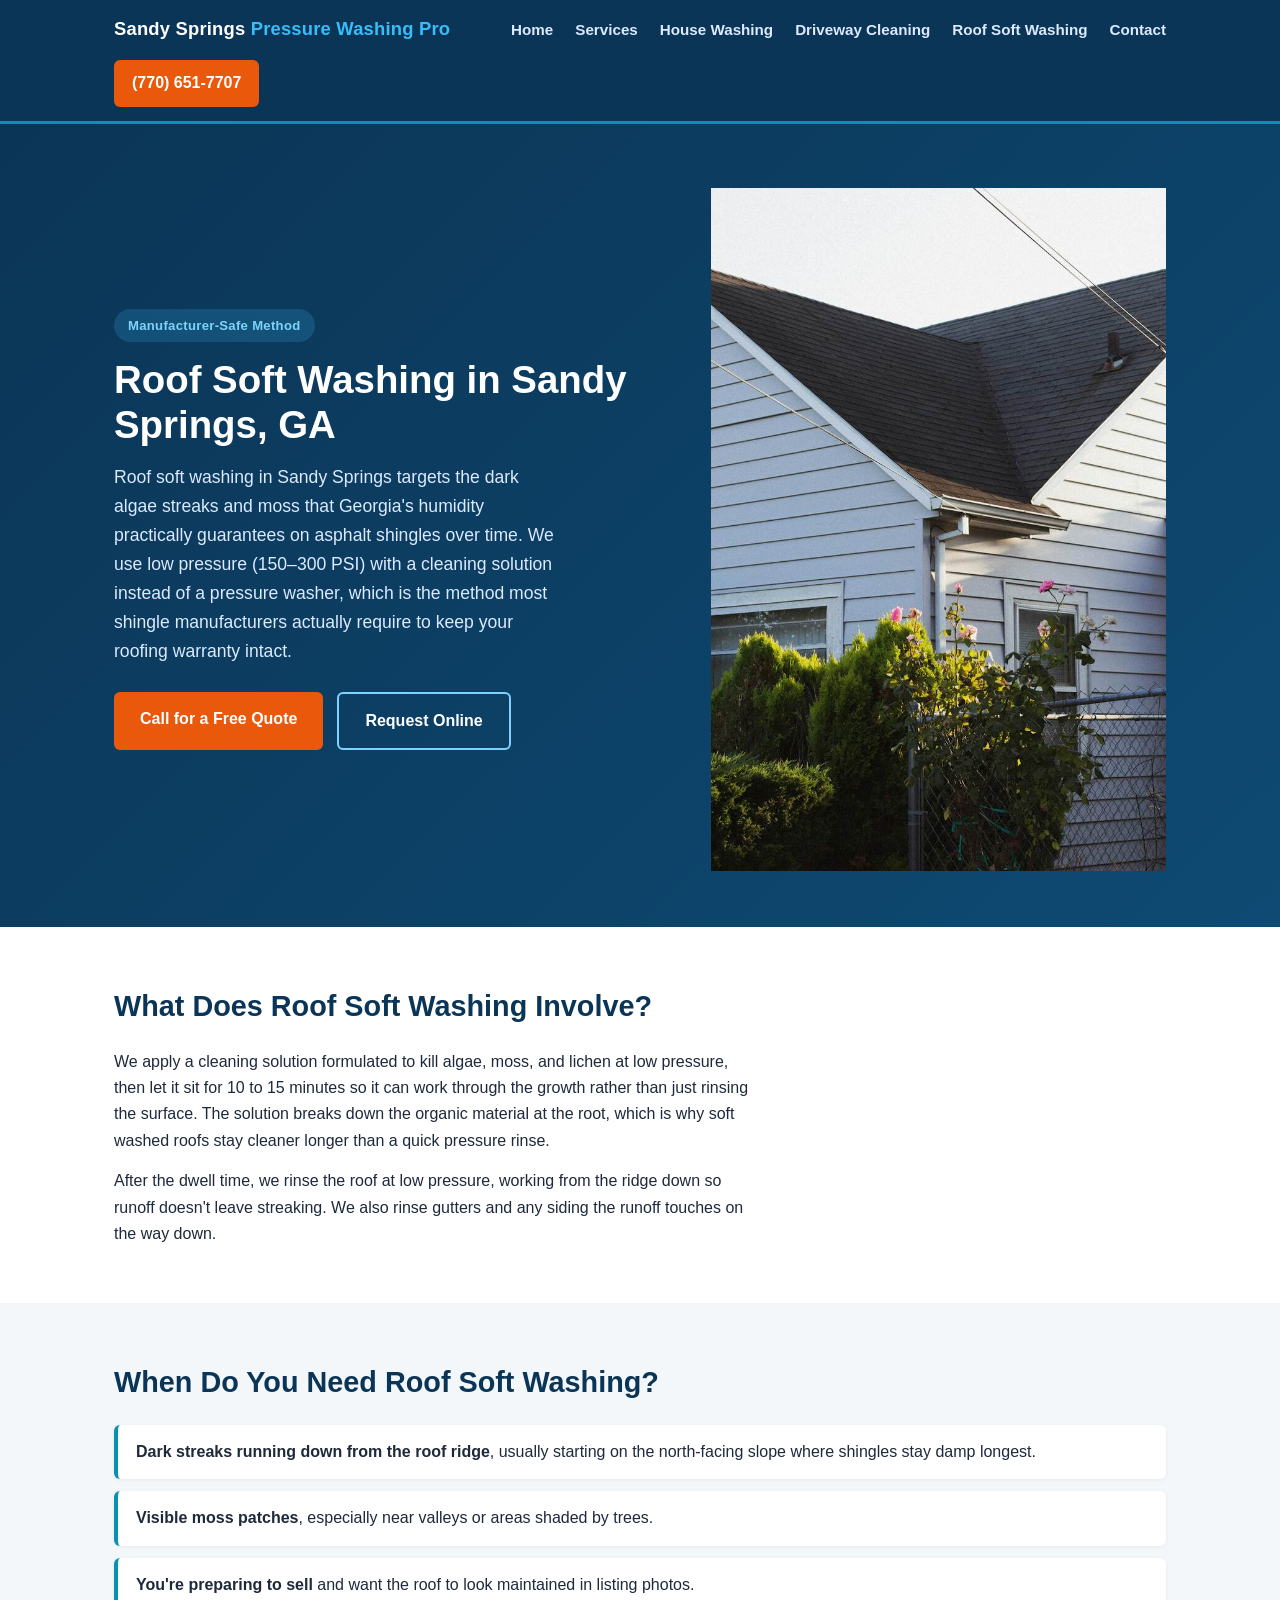
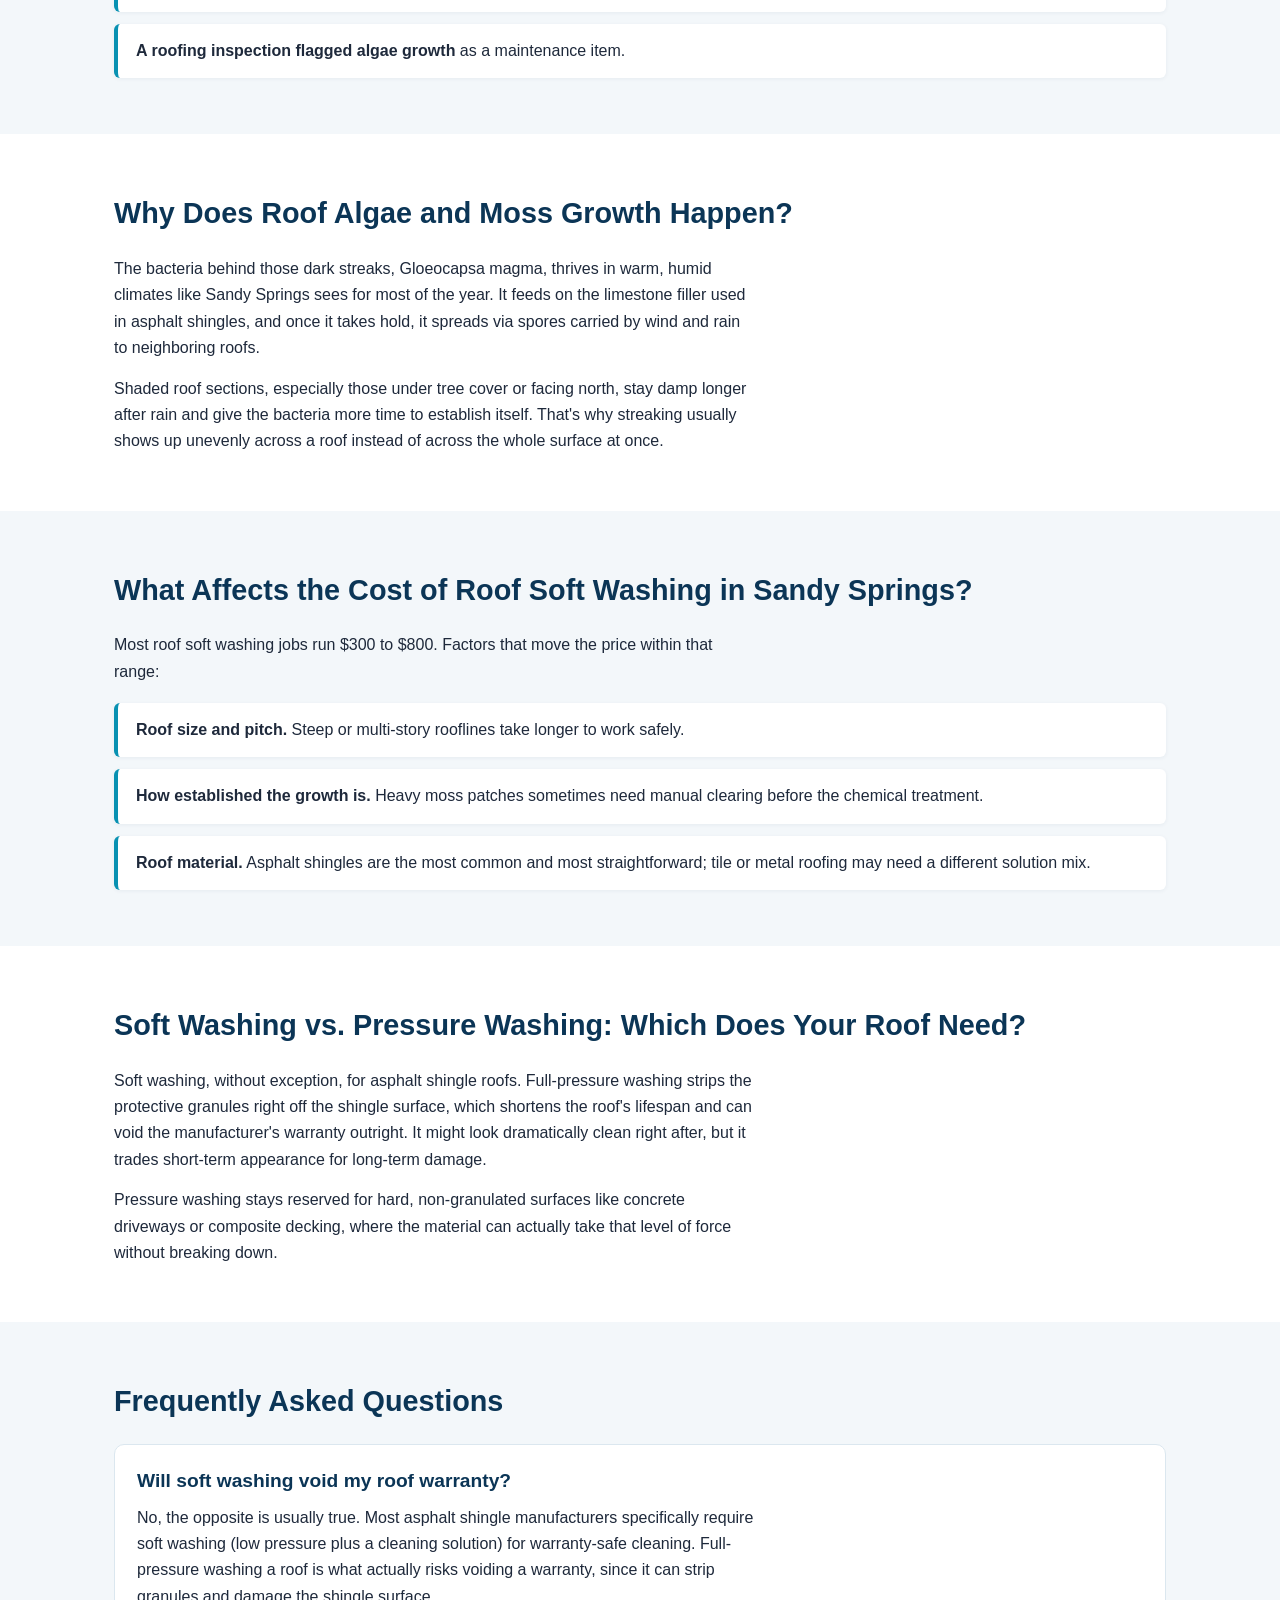
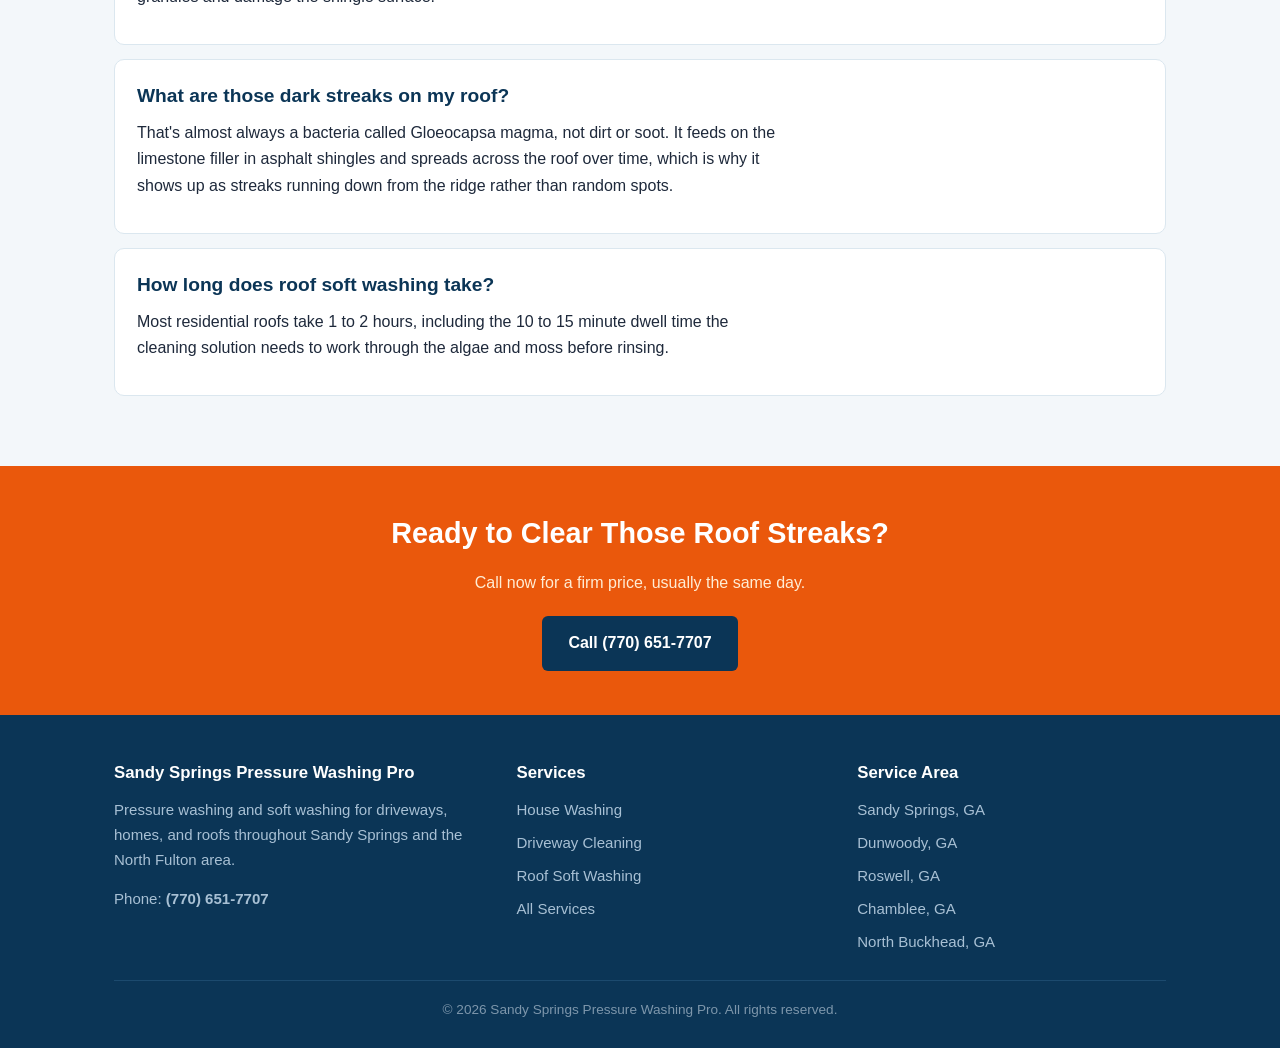
<file: roof-soft-washing-sandy-springs.html>
<!DOCTYPE html>
<html lang="en">
<head>
<meta charset="UTF-8">
<meta name="viewport" content="width=device-width, initial-scale=1.0">
<title>Roof Soft Washing in Sandy Springs, GA | Free Quotes</title>
<meta name="description" content="Roof soft washing in Sandy Springs, GA removes algae and moss without damaging shingles. Free quotes. Call (770) 651-7707.">
<link rel="stylesheet" href="styles.css">
<script type="application/ld+json">
{
  "@context": "https://schema.org",
  "@type": "LocalBusiness",
  "name": "Sandy Springs Pressure Washing Pro",
  "telephone": "+17706517707",
  "address": {
    "@type": "PostalAddress",
    "addressLocality": "Sandy Springs",
    "addressRegion": "GA",
    "addressCountry": "US"
  },
  "areaServed": "Sandy Springs, GA",
  "description": "Roof soft washing in Sandy Springs, GA",
  "openingHours": "Mo-Fr 08:00-18:00"
}
</script>
<script type="application/ld+json">
{
  "@context": "https://schema.org",
  "@type": "FAQPage",
  "mainEntity": [
    {
      "@type": "Question",
      "name": "Will soft washing void my roof warranty?",
      "acceptedAnswer": { "@type": "Answer", "text": "No, the opposite is usually true. Most asphalt shingle manufacturers specifically require soft washing (low pressure plus a cleaning solution) for warranty-safe cleaning. Full-pressure washing a roof is what actually risks voiding a warranty, since it can strip granules and damage the shingle surface." }
    },
    {
      "@type": "Question",
      "name": "What are those dark streaks on my roof?",
      "acceptedAnswer": { "@type": "Answer", "text": "That's almost always a bacteria called Gloeocapsa magma, not dirt or soot. It feeds on the limestone filler in asphalt shingles and spreads across the roof over time, which is why it shows up as streaks running down from the ridge rather than random spots." }
    },
    {
      "@type": "Question",
      "name": "How long does roof soft washing take?",
      "acceptedAnswer": { "@type": "Answer", "text": "Most residential roofs take 1 to 2 hours, including the 10 to 15 minute dwell time the cleaning solution needs to work through the algae and moss before rinsing." }
    }
  ]
}
</script>
</head>
<body>

<header class="site-header">
  <div class="nav-wrap">
    <a href="/" class="logo">Sandy Springs <span>Pressure Washing Pro</span></a>
    <nav class="main-nav">
      <a href="/">Home</a>
      <a href="/services.html">Services</a>
      <a href="/house-washing-sandy-springs.html">House Washing</a>
      <a href="/driveway-cleaning-sandy-springs.html">Driveway Cleaning</a>
      <a href="/roof-soft-washing-sandy-springs.html">Roof Soft Washing</a>
      <a href="/contact.html">Contact</a>
    </nav>
    <a href="tel:+17706517707" class="nav-cta">(770) 651-7707</a>
  </div>
</header>

<section class="hero">
  <div class="container hero-grid">
    <div>
      <span class="hero-badge">Manufacturer-Safe Method</span>
      <h1>Roof Soft Washing in Sandy Springs, GA</h1>
      <p class="lead">Roof soft washing in Sandy Springs targets the dark algae streaks and moss that Georgia's humidity practically guarantees on asphalt shingles over time. We use low pressure (150&ndash;300 PSI) with a cleaning solution instead of a pressure washer, which is the method most shingle manufacturers actually require to keep your roofing warranty intact.</p>
      <div class="cta-row">
        <a href="tel:+17706517707" class="btn btn-primary">Call for a Free Quote</a>
        <a href="/contact.html" class="btn btn-secondary">Request Online</a>
      </div>
    </div>
    <img src="images/roof-soft-washing-sandy-springs.jpg" alt="Roof soft washing in Sandy Springs, GA">
  </div>
</section>

<section>
  <div class="container section-body">
    <h2>What Does Roof Soft Washing Involve?</h2>
    <p>We apply a cleaning solution formulated to kill algae, moss, and lichen at low pressure, then let it sit for 10 to 15 minutes so it can work through the growth rather than just rinsing the surface. The solution breaks down the organic material at the root, which is why soft washed roofs stay cleaner longer than a quick pressure rinse.</p>
    <p>After the dwell time, we rinse the roof at low pressure, working from the ridge down so runoff doesn't leave streaking. We also rinse gutters and any siding the runoff touches on the way down.</p>
  </div>
</section>

<section class="alt">
  <div class="container section-body">
    <h2>When Do You Need Roof Soft Washing?</h2>
    <ul class="trigger-list">
      <li><strong>Dark streaks running down from the roof ridge</strong>, usually starting on the north-facing slope where shingles stay damp longest.</li>
      <li><strong>Visible moss patches</strong>, especially near valleys or areas shaded by trees.</li>
      <li><strong>You're preparing to sell</strong> and want the roof to look maintained in listing photos.</li>
      <li><strong>A roofing inspection flagged algae growth</strong> as a maintenance item.</li>
    </ul>
  </div>
</section>

<section>
  <div class="container section-body">
    <h2>Why Does Roof Algae and Moss Growth Happen?</h2>
    <p>The bacteria behind those dark streaks, Gloeocapsa magma, thrives in warm, humid climates like Sandy Springs sees for most of the year. It feeds on the limestone filler used in asphalt shingles, and once it takes hold, it spreads via spores carried by wind and rain to neighboring roofs.</p>
    <p>Shaded roof sections, especially those under tree cover or facing north, stay damp longer after rain and give the bacteria more time to establish itself. That's why streaking usually shows up unevenly across a roof instead of across the whole surface at once.</p>
  </div>
</section>

<section class="alt">
  <div class="container section-body">
    <h2>What Affects the Cost of Roof Soft Washing in Sandy Springs?</h2>
    <p>Most roof soft washing jobs run $300 to $800. Factors that move the price within that range:</p>
    <ul class="trigger-list">
      <li><strong>Roof size and pitch.</strong> Steep or multi-story rooflines take longer to work safely.</li>
      <li><strong>How established the growth is.</strong> Heavy moss patches sometimes need manual clearing before the chemical treatment.</li>
      <li><strong>Roof material.</strong> Asphalt shingles are the most common and most straightforward; tile or metal roofing may need a different solution mix.</li>
    </ul>
  </div>
</section>

<section>
  <div class="container section-body">
    <h2>Soft Washing vs. Pressure Washing: Which Does Your Roof Need?</h2>
    <p>Soft washing, without exception, for asphalt shingle roofs. Full-pressure washing strips the protective granules right off the shingle surface, which shortens the roof's lifespan and can void the manufacturer's warranty outright. It might look dramatically clean right after, but it trades short-term appearance for long-term damage.</p>
    <p>Pressure washing stays reserved for hard, non-granulated surfaces like concrete driveways or composite decking, where the material can actually take that level of force without breaking down.</p>
  </div>
</section>

<section class="alt">
  <div class="container">
    <h2>Frequently Asked Questions</h2>

    <div class="faq-item">
      <h3>Will soft washing void my roof warranty?</h3>
      <p>No, the opposite is usually true. Most asphalt shingle manufacturers specifically require soft washing (low pressure plus a cleaning solution) for warranty-safe cleaning. Full-pressure washing a roof is what actually risks voiding a warranty, since it can strip granules and damage the shingle surface.</p>
    </div>

    <div class="faq-item">
      <h3>What are those dark streaks on my roof?</h3>
      <p>That's almost always a bacteria called Gloeocapsa magma, not dirt or soot. It feeds on the limestone filler in asphalt shingles and spreads across the roof over time, which is why it shows up as streaks running down from the ridge rather than random spots.</p>
    </div>

    <div class="faq-item">
      <h3>How long does roof soft washing take?</h3>
      <p>Most residential roofs take 1 to 2 hours, including the 10 to 15 minute dwell time the cleaning solution needs to work through the algae and moss before rinsing.</p>
    </div>
  </div>
</section>

<section class="cta-banner">
  <div class="container">
    <h2>Ready to Clear Those Roof Streaks?</h2>
    <p>Call now for a firm price, usually the same day.</p>
    <a href="tel:+17706517707" class="btn btn-primary">Call (770) 651-7707</a>
  </div>
</section>

<footer class="site-footer">
  <div class="container">
    <div class="footer-grid">
      <div>
        <h3>Sandy Springs Pressure Washing Pro</h3>
        <p>Pressure washing and soft washing for driveways, homes, and roofs throughout Sandy Springs and the North Fulton area.</p>
        <p>Phone: <a href="tel:+17706517707" class="tel-link">(770) 651-7707</a></p>
      </div>
      <div>
        <h3>Services</h3>
        <ul>
          <li><a href="/house-washing-sandy-springs.html">House Washing</a></li>
          <li><a href="/driveway-cleaning-sandy-springs.html">Driveway Cleaning</a></li>
          <li><a href="/roof-soft-washing-sandy-springs.html">Roof Soft Washing</a></li>
          <li><a href="/services.html">All Services</a></li>
        </ul>
      </div>
      <div>
        <h3>Service Area</h3>
        <ul>
          <li>Sandy Springs, GA</li>
          <li>Dunwoody, GA</li>
          <li>Roswell, GA</li>
          <li>Chamblee, GA</li>
          <li>North Buckhead, GA</li>
        </ul>
      </div>
    </div>
    <div class="footer-bottom">
      &copy; 2026 Sandy Springs Pressure Washing Pro. All rights reserved.
    </div>
  </div>
</footer>

</body>
</html>
</file>
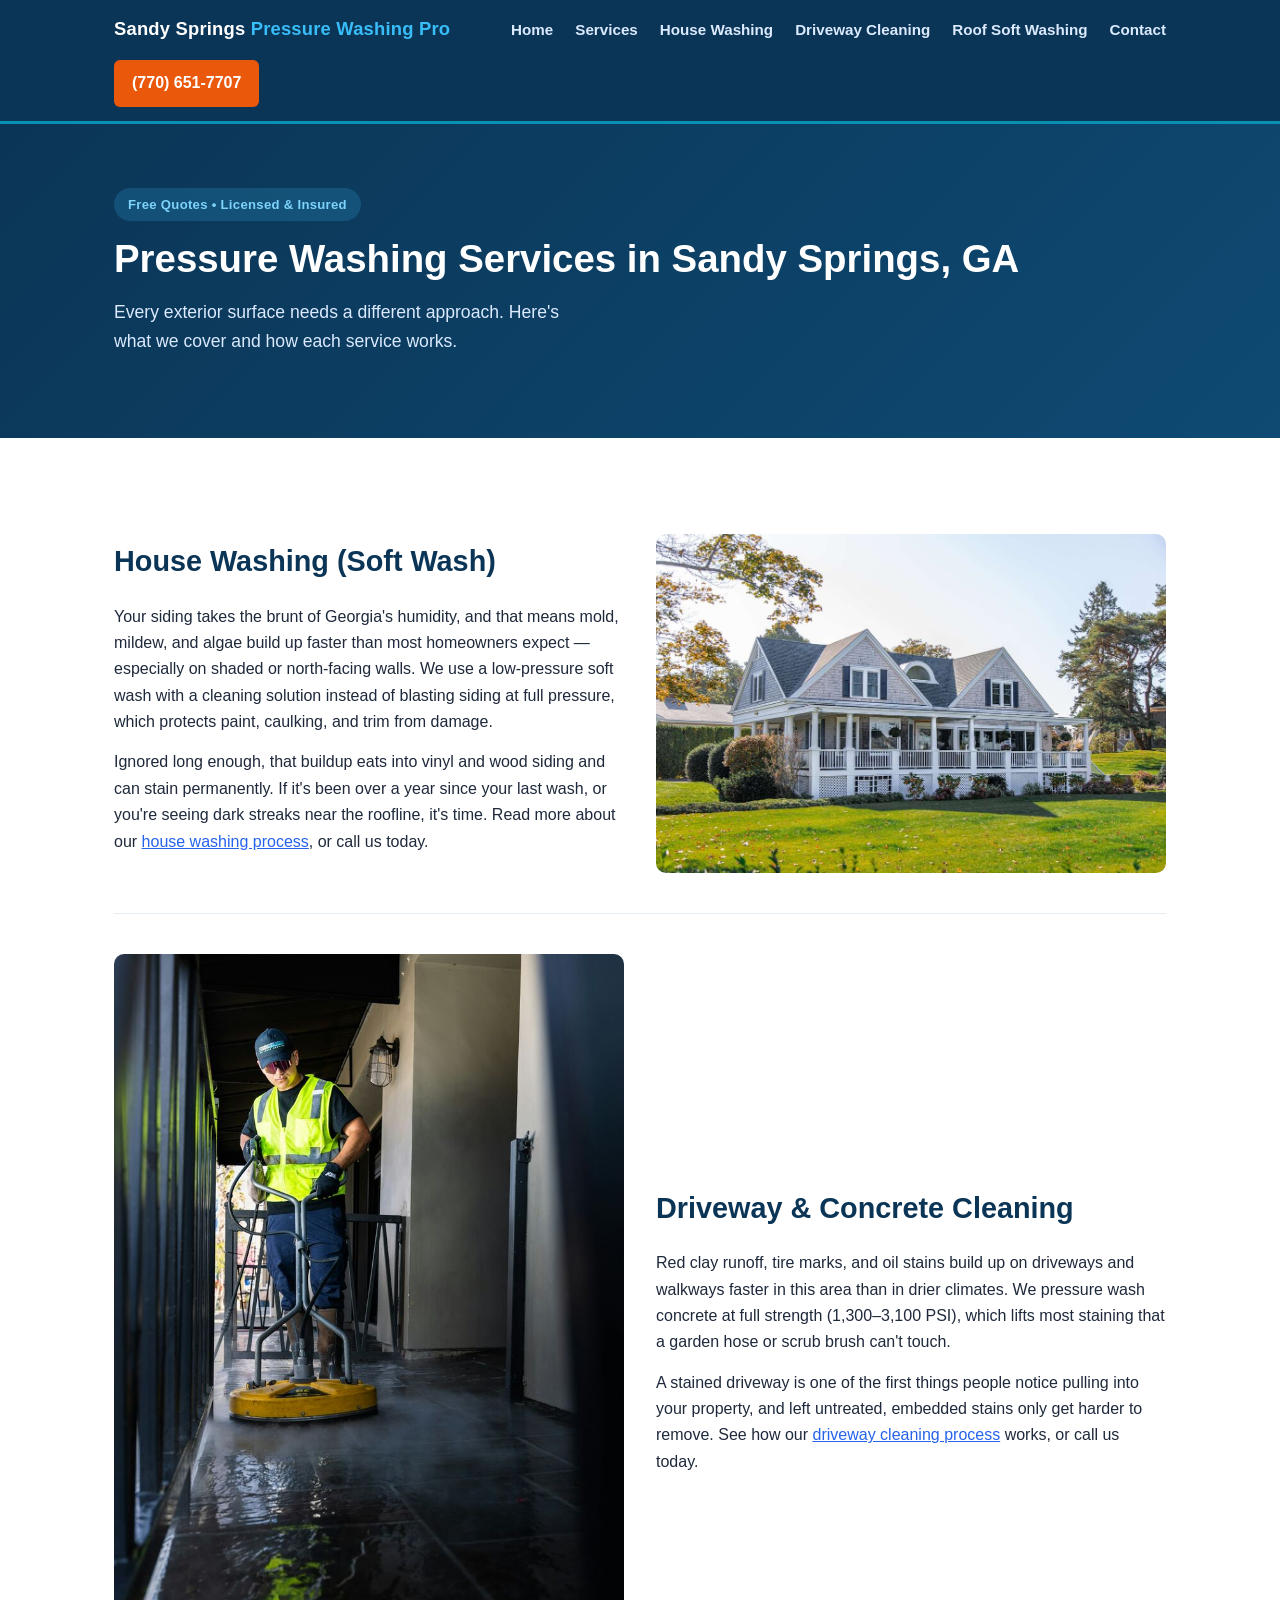
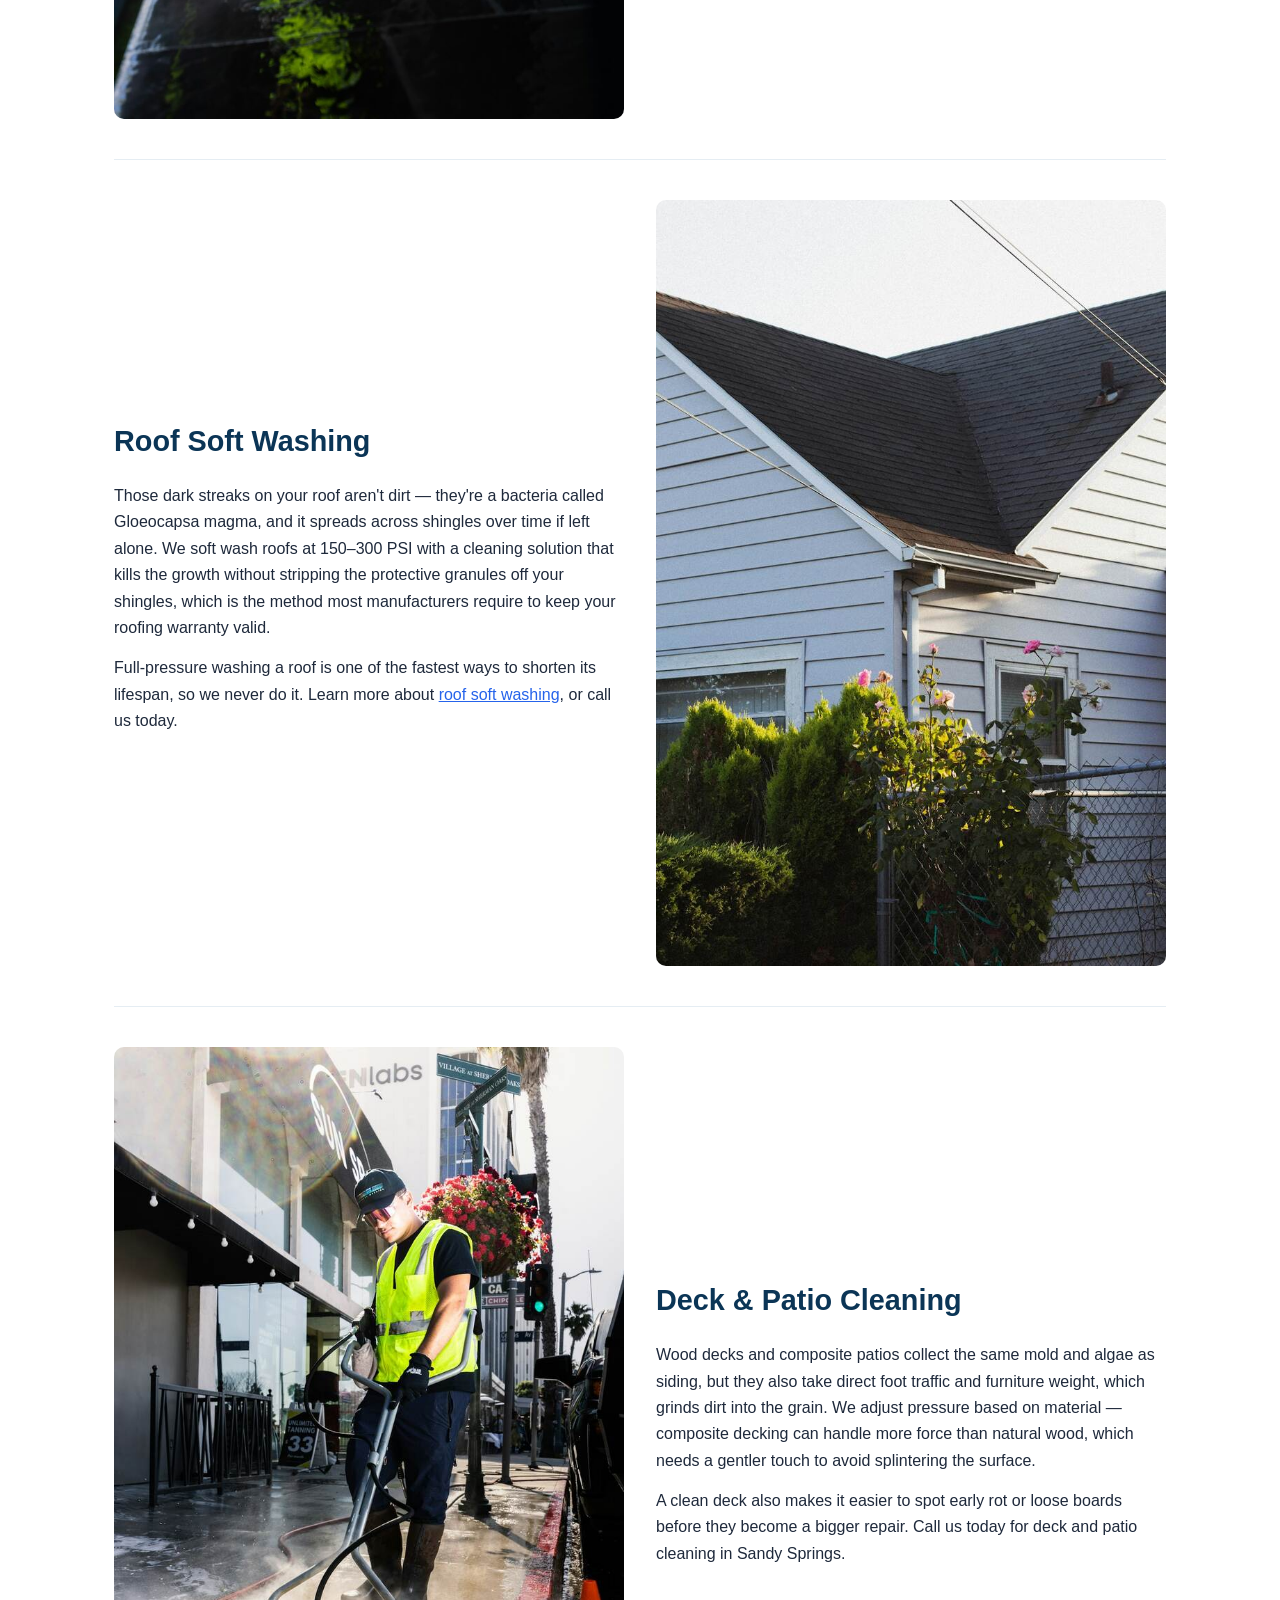
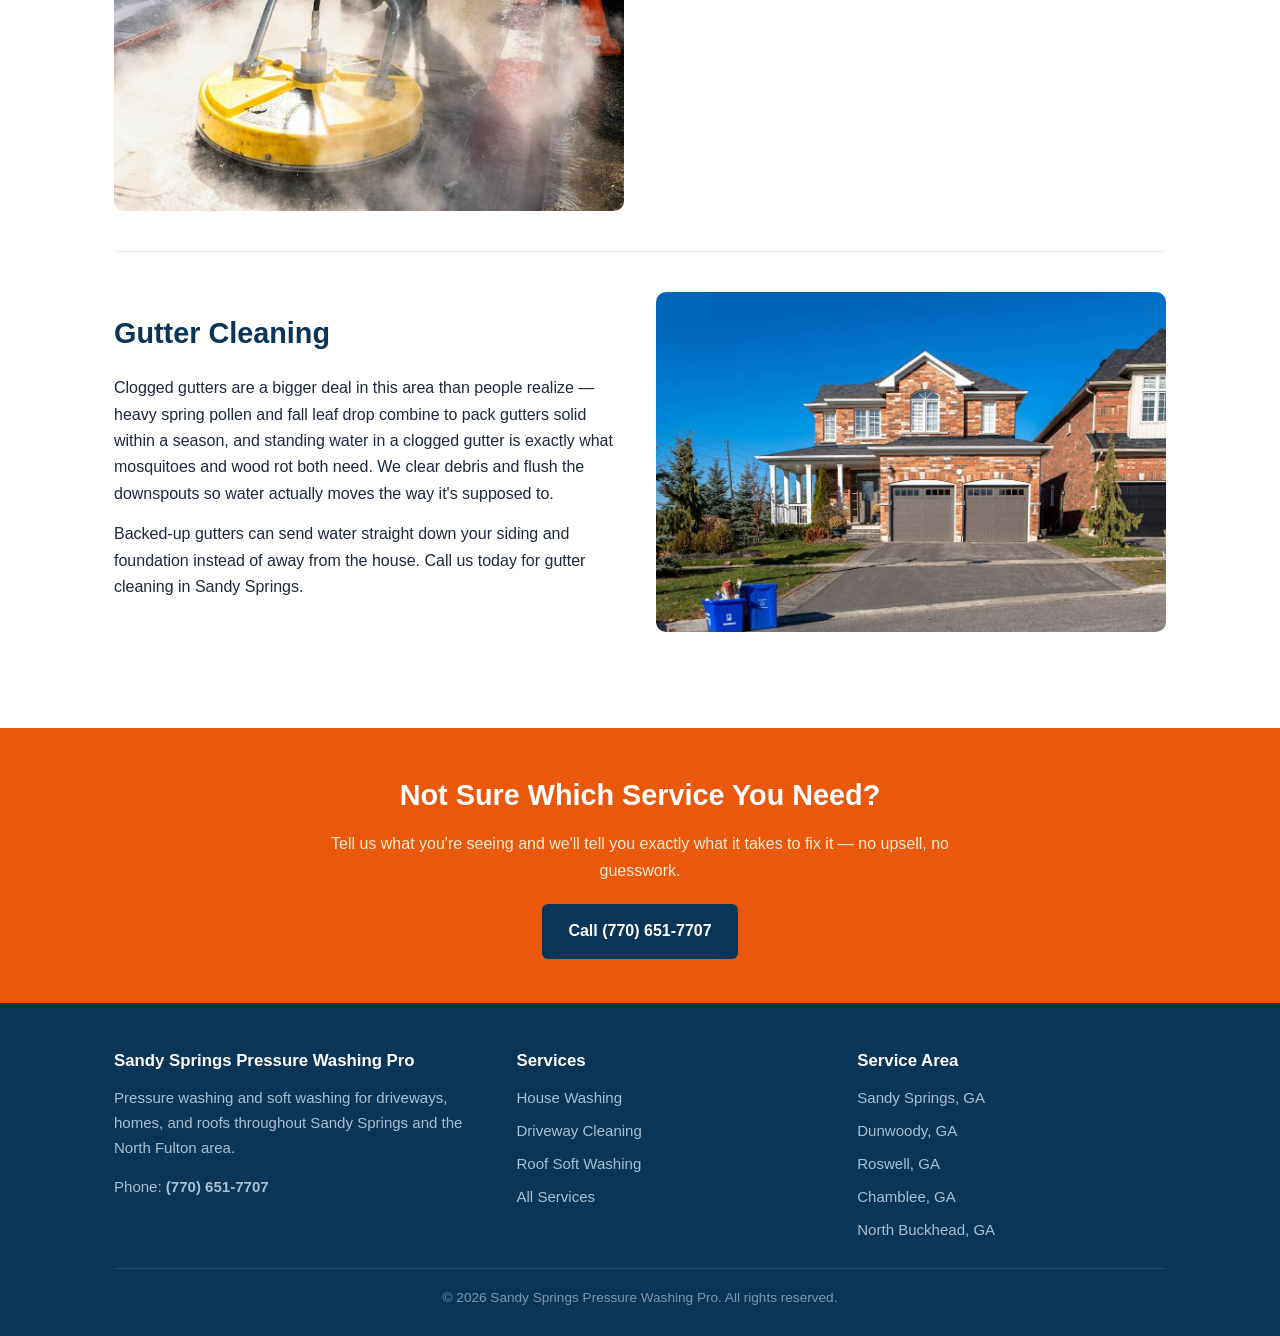
<file: services.html>
<!DOCTYPE html>
<html lang="en">
<head>
<meta charset="UTF-8">
<meta name="viewport" content="width=device-width, initial-scale=1.0">
<title>Pressure Washing Services in Sandy Springs, GA</title>
<meta name="description" content="Driveway cleaning, house washing, roof soft washing, deck cleaning, and gutter cleaning in Sandy Springs, GA. Call (770) 651-7707 for a free quote.">
<link rel="stylesheet" href="styles.css">
<script type="application/ld+json">
{
  "@context": "https://schema.org",
  "@type": "LocalBusiness",
  "name": "Sandy Springs Pressure Washing Pro",
  "telephone": "+17706517707",
  "address": {
    "@type": "PostalAddress",
    "addressLocality": "Sandy Springs",
    "addressRegion": "GA",
    "addressCountry": "US"
  },
  "areaServed": "Sandy Springs, GA",
  "description": "Pressure washing services in Sandy Springs, GA",
  "openingHours": "Mo-Fr 08:00-18:00"
}
</script>
<script type="application/ld+json">
{
  "@context": "https://schema.org",
  "@type": "Service",
  "serviceType": "Pressure Washing",
  "areaServed": "Sandy Springs, GA",
  "provider": { "@type": "LocalBusiness", "name": "Sandy Springs Pressure Washing Pro" }
}
</script>
</head>
<body>

<header class="site-header">
  <div class="nav-wrap">
    <a href="/" class="logo">Sandy Springs <span>Pressure Washing Pro</span></a>
    <nav class="main-nav">
      <a href="/">Home</a>
      <a href="/services.html">Services</a>
      <a href="/house-washing-sandy-springs.html">House Washing</a>
      <a href="/driveway-cleaning-sandy-springs.html">Driveway Cleaning</a>
      <a href="/roof-soft-washing-sandy-springs.html">Roof Soft Washing</a>
      <a href="/contact.html">Contact</a>
    </nav>
    <a href="tel:+17706517707" class="nav-cta">(770) 651-7707</a>
  </div>
</header>

<section class="hero">
  <div class="container">
    <span class="hero-badge">Free Quotes &bull; Licensed &amp; Insured</span>
    <h1>Pressure Washing Services in Sandy Springs, GA</h1>
    <p class="lead">Every exterior surface needs a different approach. Here's what we cover and how each service works.</p>
  </div>
</section>

<section>
  <div class="container">

    <div class="service-block">
      <div>
        <h2>House Washing (Soft Wash)</h2>
        <p>Your siding takes the brunt of Georgia's humidity, and that means mold, mildew, and algae build up faster than most homeowners expect &mdash; especially on shaded or north-facing walls. We use a low-pressure soft wash with a cleaning solution instead of blasting siding at full pressure, which protects paint, caulking, and trim from damage.</p>
        <p>Ignored long enough, that buildup eats into vinyl and wood siding and can stain permanently. If it's been over a year since your last wash, or you're seeing dark streaks near the roofline, it's time. Read more about our <a href="/house-washing-sandy-springs.html" style="color: #2563eb; text-decoration: underline;">house washing process</a>, or call us today.</p>
      </div>
      <img src="images/house-washing-sandy-springs.jpg" alt="House washing in Sandy Springs, GA">
    </div>

    <div class="service-block reverse">
      <div>
        <h2>Driveway &amp; Concrete Cleaning</h2>
        <p>Red clay runoff, tire marks, and oil stains build up on driveways and walkways faster in this area than in drier climates. We pressure wash concrete at full strength (1,300&ndash;3,100 PSI), which lifts most staining that a garden hose or scrub brush can't touch.</p>
        <p>A stained driveway is one of the first things people notice pulling into your property, and left untreated, embedded stains only get harder to remove. See how our <a href="/driveway-cleaning-sandy-springs.html" style="color: #2563eb; text-decoration: underline;">driveway cleaning process</a> works, or call us today.</p>
      </div>
      <img src="images/driveway-cleaning-sandy-springs.jpg" alt="Driveway cleaning in Sandy Springs, GA">
    </div>

    <div class="service-block">
      <div>
        <h2>Roof Soft Washing</h2>
        <p>Those dark streaks on your roof aren't dirt &mdash; they're a bacteria called Gloeocapsa magma, and it spreads across shingles over time if left alone. We soft wash roofs at 150&ndash;300 PSI with a cleaning solution that kills the growth without stripping the protective granules off your shingles, which is the method most manufacturers require to keep your roofing warranty valid.</p>
        <p>Full-pressure washing a roof is one of the fastest ways to shorten its lifespan, so we never do it. Learn more about <a href="/roof-soft-washing-sandy-springs.html" style="color: #2563eb; text-decoration: underline;">roof soft washing</a>, or call us today.</p>
      </div>
      <img src="images/roof-soft-washing-sandy-springs.jpg" alt="Roof soft washing in Sandy Springs, GA">
    </div>

    <div class="service-block reverse">
      <div>
        <h2>Deck &amp; Patio Cleaning</h2>
        <p>Wood decks and composite patios collect the same mold and algae as siding, but they also take direct foot traffic and furniture weight, which grinds dirt into the grain. We adjust pressure based on material &mdash; composite decking can handle more force than natural wood, which needs a gentler touch to avoid splintering the surface.</p>
        <p>A clean deck also makes it easier to spot early rot or loose boards before they become a bigger repair. Call us today for deck and patio cleaning in Sandy Springs.</p>
      </div>
      <img src="images/pressure-washing-services-sandy-springs.jpg" alt="Pressure washing services in Sandy Springs, GA">
    </div>

    <div class="service-block">
      <div>
        <h2>Gutter Cleaning</h2>
        <p>Clogged gutters are a bigger deal in this area than people realize &mdash; heavy spring pollen and fall leaf drop combine to pack gutters solid within a season, and standing water in a clogged gutter is exactly what mosquitoes and wood rot both need. We clear debris and flush the downspouts so water actually moves the way it's supposed to.</p>
        <p>Backed-up gutters can send water straight down your siding and foundation instead of away from the house. Call us today for gutter cleaning in Sandy Springs.</p>
      </div>
      <img src="images/pressure-washing-home-sandy-springs.jpg" alt="Pressure washing home service in Sandy Springs, GA">
    </div>

  </div>
</section>

<section class="cta-banner">
  <div class="container">
    <h2>Not Sure Which Service You Need?</h2>
    <p>Tell us what you're seeing and we'll tell you exactly what it takes to fix it &mdash; no upsell, no guesswork.</p>
    <a href="tel:+17706517707" class="btn btn-primary">Call (770) 651-7707</a>
  </div>
</section>

<footer class="site-footer">
  <div class="container">
    <div class="footer-grid">
      <div>
        <h3>Sandy Springs Pressure Washing Pro</h3>
        <p>Pressure washing and soft washing for driveways, homes, and roofs throughout Sandy Springs and the North Fulton area.</p>
        <p>Phone: <a href="tel:+17706517707" class="tel-link">(770) 651-7707</a></p>
      </div>
      <div>
        <h3>Services</h3>
        <ul>
          <li><a href="/house-washing-sandy-springs.html">House Washing</a></li>
          <li><a href="/driveway-cleaning-sandy-springs.html">Driveway Cleaning</a></li>
          <li><a href="/roof-soft-washing-sandy-springs.html">Roof Soft Washing</a></li>
          <li><a href="/services.html">All Services</a></li>
        </ul>
      </div>
      <div>
        <h3>Service Area</h3>
        <ul>
          <li>Sandy Springs, GA</li>
          <li>Dunwoody, GA</li>
          <li>Roswell, GA</li>
          <li>Chamblee, GA</li>
          <li>North Buckhead, GA</li>
        </ul>
      </div>
    </div>
    <div class="footer-bottom">
      &copy; 2026 Sandy Springs Pressure Washing Pro. All rights reserved.
    </div>
  </div>
</footer>

</body>
</html>
</file>
<file: styles.css>
/* Sandy Springs Pressure Washing Pro — clean water / blue-teal theme */

* {
  box-sizing: border-box;
  margin: 0;
  padding: 0;
}

html {
  scroll-behavior: smooth;
}

body {
  font-family: -apple-system, BlinkMacSystemFont, "Segoe UI", Roboto, Helvetica, Arial, sans-serif;
  color: #1e293b;
  line-height: 1.65;
  background: #ffffff;
}

a {
  color: #2563eb;
  text-decoration: underline;
}

img {
  max-width: 100%;
  height: auto;
  display: block;
}

.container {
  max-width: 1100px;
  margin: 0 auto;
  padding: 0 24px;
}

/* ---------- Header / Nav ---------- */
header.site-header {
  position: sticky;
  top: 0;
  z-index: 100;
  background: #0b3556;
  border-bottom: 3px solid #0891b2;
}

.nav-wrap {
  max-width: 1100px;
  margin: 0 auto;
  padding: 14px 24px;
  display: flex;
  align-items: center;
  justify-content: space-between;
  gap: 16px;
  flex-wrap: wrap;
}

.logo {
  color: #ffffff;
  font-size: 1.15rem;
  font-weight: 800;
  text-decoration: none;
  letter-spacing: 0.2px;
}

.logo span {
  color: #38bdf8;
}

nav.main-nav {
  display: flex;
  gap: 22px;
  flex-wrap: wrap;
}

nav.main-nav a {
  color: #dbeafe;
  text-decoration: none;
  font-weight: 600;
  font-size: 0.95rem;
}

nav.main-nav a:hover {
  color: #38bdf8;
}

.nav-cta {
  background: #ea580c;
  color: #ffffff !important;
  padding: 10px 18px;
  border-radius: 6px;
  font-weight: 700;
  text-decoration: none !important;
  white-space: nowrap;
}

.nav-cta:hover {
  background: #c2410c;
}

/* ---------- Hero ---------- */
.hero {
  background: linear-gradient(135deg, #0b3556 0%, #0e4a73 100%);
  color: #ffffff;
  padding: 64px 0 56px;
}

.hero-grid {
  display: grid;
  grid-template-columns: 1.1fr 0.9fr;
  gap: 40px;
  align-items: center;
}

.hero-badge {
  display: inline-block;
  background: rgba(56, 189, 248, 0.18);
  color: #7dd3fc;
  padding: 6px 14px;
  border-radius: 999px;
  font-size: 0.82rem;
  font-weight: 700;
  letter-spacing: 0.3px;
  margin-bottom: 16px;
}

.hero h1 {
  font-size: 2.4rem;
  line-height: 1.15;
  margin-bottom: 16px;
}

.hero p.lead {
  font-size: 1.1rem;
  color: #dbeafe;
  margin-bottom: 26px;
  max-width: 46ch;
}

.cta-row {
  display: flex;
  gap: 14px;
  flex-wrap: wrap;
}

.btn {
  display: inline-block;
  padding: 14px 26px;
  border-radius: 6px;
  font-weight: 700;
  text-decoration: none !important;
  font-size: 1rem;
}

.btn-primary {
  background: #ea580c;
  color: #ffffff !important;
}

.btn-primary:hover {
  background: #c2410c;
}

.btn-secondary {
  background: transparent;
  color: #ffffff !important;
  border: 2px solid #7dd3fc;
}

.btn-secondary:hover {
  background: rgba(125, 211, 252, 0.12);
}

.hero-img {
  border-radius: 12px;
  overflow: hidden;
  box-shadow: 0 20px 40px rgba(0, 0, 0, 0.35);
}

/* ---------- Sections ---------- */
section {
  padding: 56px 0;
}

section.alt {
  background: #f3f7fa;
}

h2 {
  font-size: 1.8rem;
  color: #0b3556;
  margin-bottom: 18px;
}

h3 {
  font-size: 1.2rem;
  color: #0b3556;
  margin-bottom: 8px;
}

p {
  margin-bottom: 14px;
  max-width: 72ch;
}

.section-body p:last-child {
  margin-bottom: 0;
}

/* ---------- Cards / grids ---------- */
.card-grid {
  display: grid;
  grid-template-columns: repeat(3, 1fr);
  gap: 22px;
  margin-top: 24px;
}

.card {
  background: #ffffff;
  border: 1px solid #dbe7ef;
  border-radius: 10px;
  padding: 24px;
  box-shadow: 0 2px 8px rgba(11, 53, 86, 0.06);
}

.card h3 {
  margin-bottom: 10px;
}

.card img {
  border-radius: 8px;
  margin-bottom: 14px;
  aspect-ratio: 4/3;
  object-fit: cover;
}

.trigger-list {
  list-style: none;
  margin-top: 18px;
  display: grid;
  gap: 12px;
}

.trigger-list li {
  background: #ffffff;
  border-left: 4px solid #0891b2;
  padding: 14px 18px;
  border-radius: 6px;
  box-shadow: 0 1px 4px rgba(11, 53, 86, 0.06);
}

.step-list {
  counter-reset: step;
  list-style: none;
  margin-top: 20px;
  display: grid;
  gap: 16px;
}

.step-list li {
  position: relative;
  padding-left: 52px;
}

.step-list li::before {
  counter-increment: step;
  content: counter(step);
  position: absolute;
  left: 0;
  top: 0;
  width: 36px;
  height: 36px;
  background: #0891b2;
  color: #fff;
  border-radius: 50%;
  display: flex;
  align-items: center;
  justify-content: center;
  font-weight: 800;
}

/* ---------- Pricing table ---------- */
.price-table {
  width: 100%;
  border-collapse: collapse;
  margin-top: 20px;
  background: #ffffff;
  border-radius: 10px;
  overflow: hidden;
  box-shadow: 0 2px 8px rgba(11, 53, 86, 0.08);
}

.price-table th,
.price-table td {
  text-align: left;
  padding: 14px 18px;
  border-bottom: 1px solid #e5edf3;
}

.price-table th {
  background: #0b3556;
  color: #fff;
  font-weight: 700;
}

.price-table tr:last-child td {
  border-bottom: none;
}

/* ---------- FAQ ---------- */
.faq-item {
  background: #ffffff;
  border: 1px solid #dbe7ef;
  border-radius: 10px;
  padding: 20px 22px;
  margin-bottom: 14px;
}

.faq-item h3 {
  color: #0b3556;
}

/* ---------- CTA banner ---------- */
.cta-banner {
  background: #ea580c;
  color: #fff;
  padding: 44px 0;
  text-align: center;
}

.cta-banner h2 {
  color: #fff;
  margin-bottom: 12px;
}

.cta-banner p {
  color: #ffedd5;
  margin: 0 auto 20px;
}

.cta-banner .btn-primary {
  background: #0b3556;
}

.cta-banner .btn-primary:hover {
  background: #082944;
}

/* ---------- Services page blocks ---------- */
.service-block {
  display: grid;
  grid-template-columns: 1fr 1fr;
  gap: 32px;
  align-items: center;
  padding: 40px 0;
  border-bottom: 1px solid #e5edf3;
}

.service-block:last-child {
  border-bottom: none;
}

.service-block img {
  border-radius: 10px;
}

.service-block.reverse {
  direction: rtl;
}

.service-block.reverse > * {
  direction: ltr;
}

/* ---------- Contact page ---------- */
.contact-grid {
  display: grid;
  grid-template-columns: 1fr 1fr;
  gap: 40px;
}

.contact-info-box {
  background: #ffffff;
  border: 1px solid #dbe7ef;
  border-radius: 10px;
  padding: 26px;
  margin-bottom: 18px;
}

form.lead-form {
  background: #ffffff;
  border: 1px solid #dbe7ef;
  border-radius: 10px;
  padding: 26px;
  display: grid;
  gap: 14px;
}

form.lead-form label {
  font-weight: 700;
  font-size: 0.92rem;
  color: #0b3556;
  display: block;
  margin-bottom: 6px;
}

form.lead-form input,
form.lead-form textarea,
form.lead-form select {
  width: 100%;
  padding: 12px 14px;
  border: 1px solid #cbd5e1;
  border-radius: 6px;
  font-size: 1rem;
  font-family: inherit;
}

form.lead-form button {
  background: #ea580c;
  color: #fff;
  border: none;
  padding: 14px 22px;
  border-radius: 6px;
  font-weight: 700;
  font-size: 1rem;
  cursor: pointer;
}

form.lead-form button:hover {
  background: #c2410c;
}

/* ---------- Footer ---------- */
footer.site-footer {
  background: #0b3556;
  color: #cbd5e1;
  padding: 44px 0 26px;
}

.footer-grid {
  display: grid;
  grid-template-columns: 1.2fr 1fr 1fr;
  gap: 32px;
  margin-bottom: 26px;
}

.footer-grid h3 {
  color: #ffffff;
  font-size: 1.05rem;
  margin-bottom: 12px;
}

.footer-grid p,
.footer-grid li {
  color: #a8c0d4;
  font-size: 0.94rem;
}

.footer-grid ul {
  list-style: none;
  display: grid;
  gap: 8px;
}

.footer-grid a {
  color: #a8c0d4;
  text-decoration: none;
}

.footer-grid a:hover {
  color: #7dd3fc;
}

.footer-bottom {
  border-top: 1px solid #1c4a6e;
  padding-top: 18px;
  font-size: 0.85rem;
  color: #7d96ab;
  text-align: center;
}

/* ---------- Utility ---------- */
.tel-link {
  color: #38bdf8;
  font-weight: 700;
  text-decoration: none;
}

.center {
  text-align: center;
}

.mx-auto {
  margin-left: auto;
  margin-right: auto;
}

/* ---------- Responsive ---------- */
@media (max-width: 860px) {
  .hero-grid,
  .card-grid,
  .service-block,
  .service-block.reverse,
  .contact-grid,
  .footer-grid {
    grid-template-columns: 1fr;
    direction: ltr;
  }

  .hero h1 {
    font-size: 1.9rem;
  }

  nav.main-nav {
    order: 3;
    width: 100%;
    justify-content: center;
  }
}
</file>
